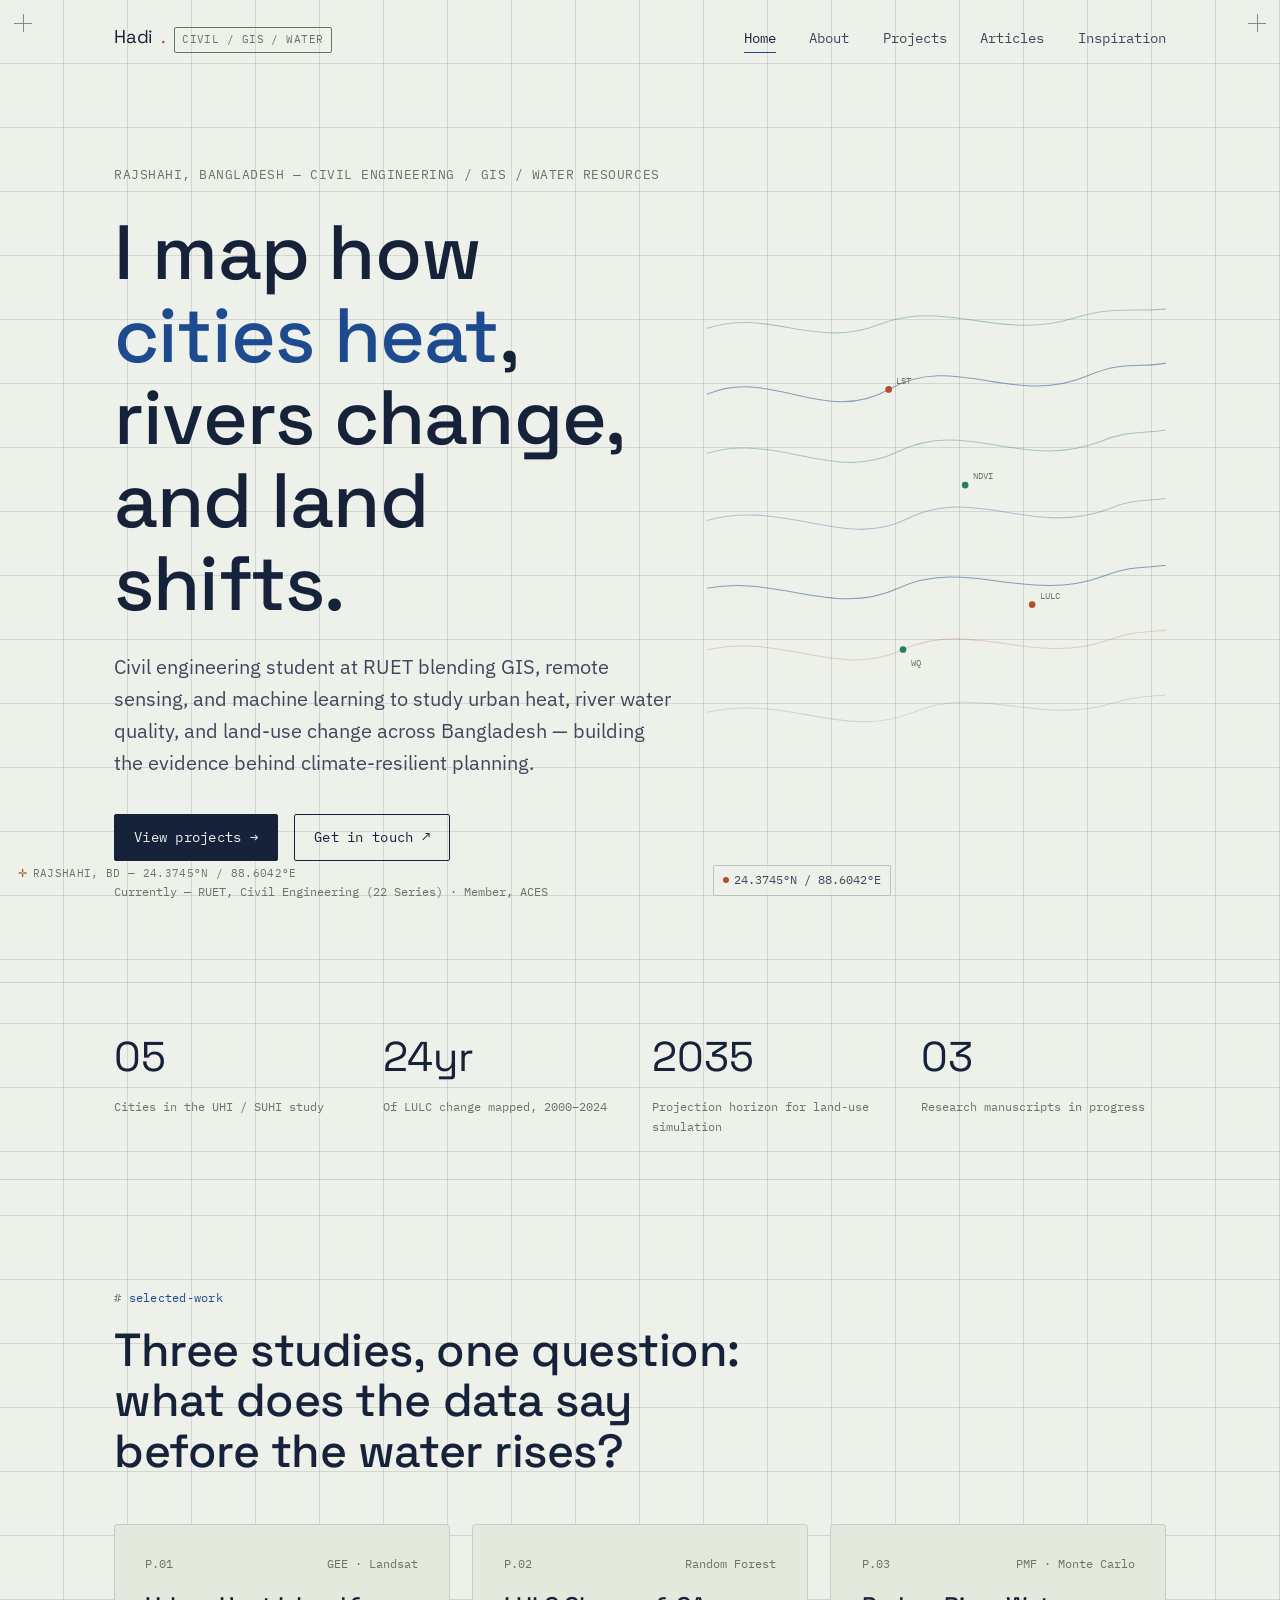
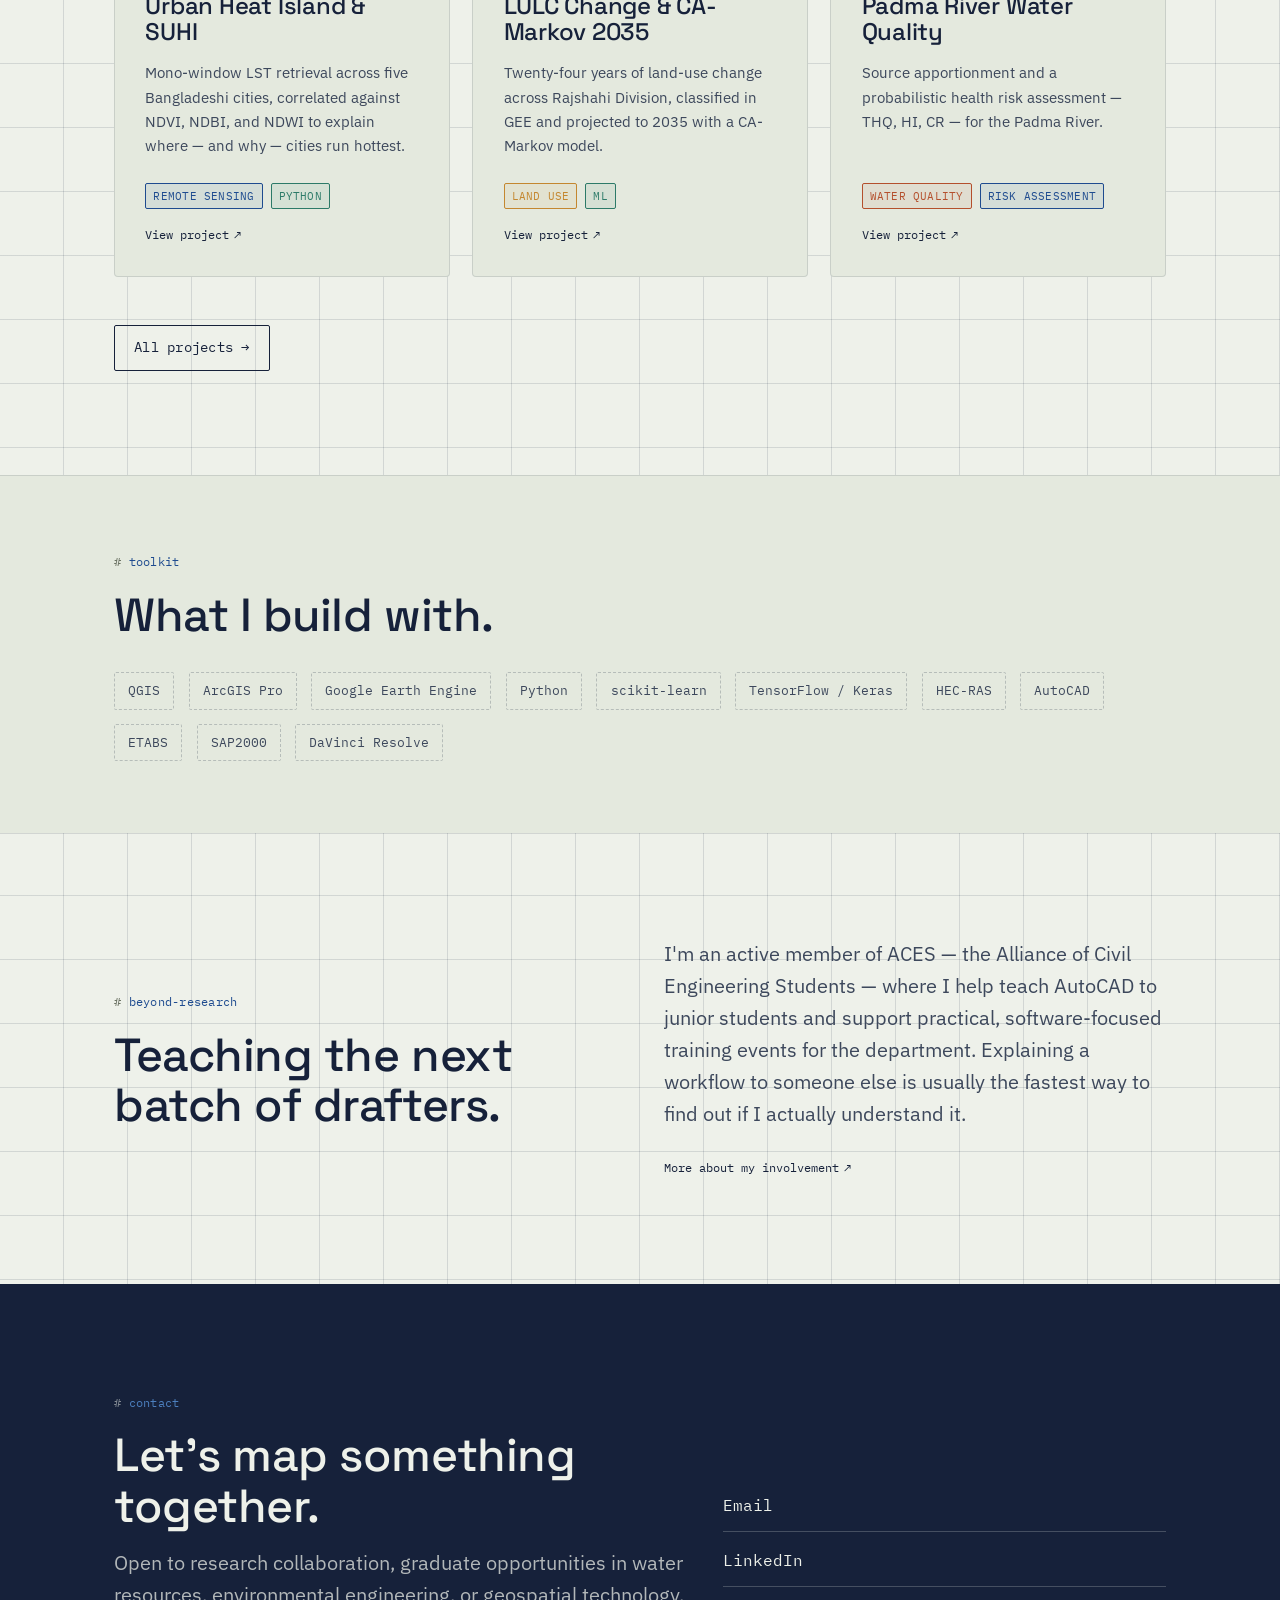
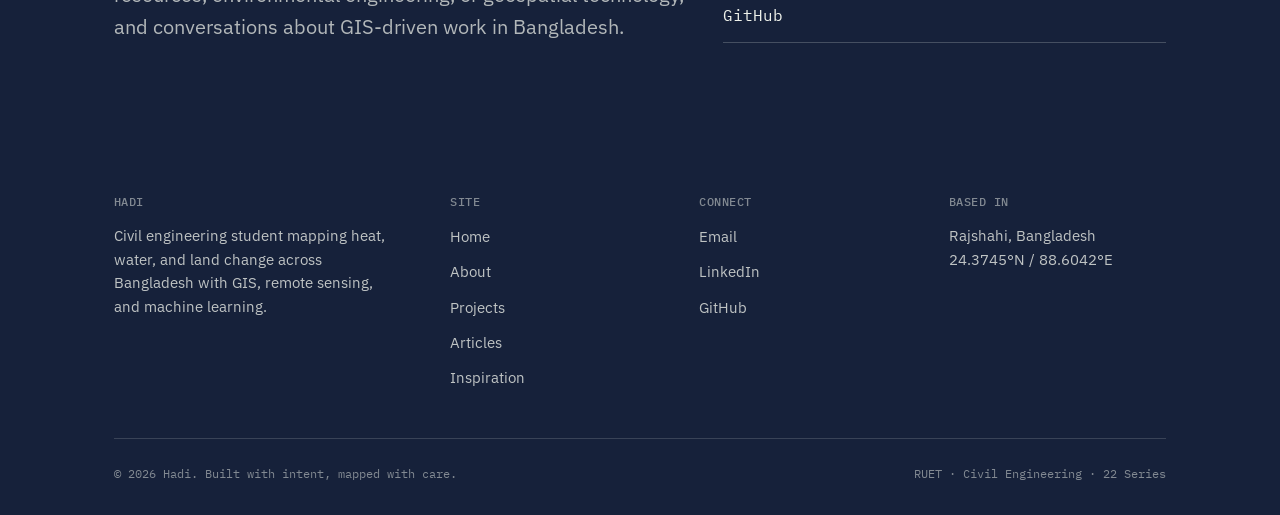
<file: index.html>
<!DOCTYPE html>
<html lang="en">
<head>
<meta charset="UTF-8">
<meta name="viewport" content="width=device-width, initial-scale=1.0">
<title>Hadi — Civil Engineering, GIS &amp; Water Resources Research</title>
<meta name="description" content="Hadi is a Civil Engineering student at RUET working across GIS, remote sensing, and machine learning to study urban heat, river water quality, and land-use change in Bangladesh.">
<link rel="preconnect" href="https://fonts.googleapis.com">
<link rel="preconnect" href="https://fonts.gstatic.com" crossorigin>
<link href="https://fonts.googleapis.com/css2?family=IBM+Plex+Mono:wght@400;500&family=IBM+Plex+Sans:wght@400;500;600&family=Space+Grotesk:wght@400;500;600;700&display=swap" rel="stylesheet">
<link rel="stylesheet" href="css/style.css">
</head>
<body>

<nav class="site-nav" aria-label="Primary">
  <div class="wrap">
    <a href="index.html" class="brand">Hadi<span class="dot">.</span><span class="tag">civil / gis / water</span></a>
    <ul class="nav-links" id="navLinks">
      <li><a href="index.html" aria-current="page">Home</a></li>
      <li><a href="about.html">About</a></li>
      <li><a href="projects.html">Projects</a></li>
      <li><a href="articles.html">Articles</a></li>
      <li><a href="inspiration.html">Inspiration</a></li>
    </ul>
    <button class="nav-toggle" aria-label="Toggle menu" aria-expanded="false" aria-controls="navLinks">
      <span></span><span></span><span></span>
    </button>
  </div>
</nav>

<!-- HERO -->
<header class="hero">
  <div class="crop-mark tl"></div>
  <div class="crop-mark tr"></div>
  <div class="wrap hero-grid">
    <div class="hero-copy reveal">
      <span class="location mono">Rajshahi, Bangladesh — Civil Engineering / GIS / Water Resources</span>
      <h1>I map how <em>cities heat</em>, rivers change, and land shifts.</h1>
      <p class="lede">Civil engineering student at RUET blending GIS, remote sensing, and machine learning to study urban heat, river water quality, and land-use change across Bangladesh — building the evidence behind climate-resilient planning.</p>
      <div class="hero-actions">
        <a href="projects.html" class="btn btn-primary">View projects <span class="btn-arrow">→</span></a>
        <a href="mailto:your.email@example.com" class="btn btn-ghost">Get in touch <span class="btn-arrow">↗</span></a>
      </div>
      <p class="hero-coords">Currently — RUET, Civil Engineering (22 Series) · Member, ACES</p>
    </div>
    <div class="hero-art reveal" data-coord-zone>
      <svg class="contour-svg" viewBox="0 0 480 520" xmlns="http://www.w3.org/2000/svg" aria-hidden="true">
        <path class="contour-line l2" d="M-10,50 C60,20 110,70 180,42 C250,15 305,60 385,35 C425,22 455,30 490,25" />
        <path class="contour-line l1" d="M-10,120 C60,80 120,150 190,110 C260,70 320,130 400,95 C440,78 460,90 490,80" />
        <path class="contour-line l2" d="M-10,180 C70,150 130,210 200,175 C270,140 330,195 410,165 C445,150 465,158 490,150" />
        <path class="contour-line l3" d="M-10,250 C80,220 140,280 210,245 C280,210 340,265 420,235 C450,222 470,228 490,222" />
        <path class="contour-line l1" d="M-10,320 C70,300 130,350 200,318 C270,285 335,335 415,305 C448,292 468,298 490,292" />
        <path class="contour-line l4" d="M-10,385 C75,360 135,415 205,382 C275,350 340,400 420,372 C452,360 470,365 490,360" />
        <path class="contour-line l5" d="M-10,450 C80,425 140,478 215,448 C285,418 345,462 425,438 C455,428 472,432 490,428" />
        <circle class="sample-point" cx="190" cy="110" r="3.5" />
        <circle class="sample-point alt" cx="270" cy="210" r="3.5" />
        <circle class="sample-point" cx="340" cy="335" r="3.5" />
        <circle class="sample-point alt" cx="205" cy="382" r="3.5" />
        <text class="sample-label" x="198" y="104">LST</text>
        <text class="sample-label" x="278" y="204">NDVI</text>
        <text class="sample-label" x="348" y="329">LULC</text>
        <text class="sample-label" x="213" y="399">WQ</text>
      </svg>
      <div class="coord-readout-box mono"><span class="dot"></span><span data-coord-readout>24.3745°N / 88.6042°E</span></div>
    </div>
  </div>
</header>

<!-- STATS -->
<section class="stat-strip">
  <div class="wrap stat-grid">
    <div class="stat-item reveal">
      <div class="num">05</div>
      <div class="label">Cities in the UHI / SUHI study</div>
    </div>
    <div class="stat-item reveal">
      <div class="num">24yr</div>
      <div class="label">Of LULC change mapped, 2000–2024</div>
    </div>
    <div class="stat-item reveal">
      <div class="num">2035</div>
      <div class="label">Projection horizon for land-use simulation</div>
    </div>
    <div class="stat-item reveal">
      <div class="num">03</div>
      <div class="label">Research manuscripts in progress</div>
    </div>
  </div>
</section>

<!-- SELECTED WORK -->
<section class="block">
  <div class="wrap">
    <div class="section-head reveal">
      <span class="eyebrow">selected-work</span>
      <h2>Three studies, one question: what does the data say before the water rises?</h2>
    </div>
    <div class="card-grid">
      <article class="card reveal">
        <div class="card-top"><span>P.01</span><span>GEE · Landsat</span></div>
        <h3>Urban Heat Island &amp; SUHI</h3>
        <p>Mono-window LST retrieval across five Bangladeshi cities, correlated against NDVI, NDBI, and NDWI to explain where — and why — cities run hottest.</p>
        <div class="tags">
          <span class="tag blue">Remote Sensing</span>
          <span class="tag teal">Python</span>
        </div>
        <a href="projects.html#uhi-suhi" class="card-link">View project <span class="a">↗</span></a>
      </article>
      <article class="card reveal">
        <div class="card-top"><span>P.02</span><span>Random Forest</span></div>
        <h3>LULC Change &amp; CA-Markov 2035</h3>
        <p>Twenty-four years of land-use change across Rajshahi Division, classified in GEE and projected to 2035 with a CA-Markov model.</p>
        <div class="tags">
          <span class="tag amber">Land Use</span>
          <span class="tag teal">ML</span>
        </div>
        <a href="projects.html#lulc-camarkov" class="card-link">View project <span class="a">↗</span></a>
      </article>
      <article class="card reveal">
        <div class="card-top"><span>P.03</span><span>PMF · Monte Carlo</span></div>
        <h3>Padma River Water Quality</h3>
        <p>Source apportionment and a probabilistic health risk assessment — THQ, HI, CR — for the Padma River.</p>
        <div class="tags">
          <span class="tag rust">Water Quality</span>
          <span class="tag blue">Risk Assessment</span>
        </div>
        <a href="projects.html#padma-water-quality" class="card-link">View project <span class="a">↗</span></a>
      </article>
    </div>
    <p class="mt-lg"><a href="projects.html" class="btn btn-ghost">All projects <span class="btn-arrow">→</span></a></p>
  </div>
</section>

<!-- TOOLKIT -->
<section class="block tight bg-alt">
  <div class="wrap">
    <div class="section-head reveal" style="margin-bottom:2rem;">
      <span class="eyebrow">toolkit</span>
      <h2>What I build with.</h2>
    </div>
    <div class="tool-strip reveal">
      <span class="tool-chip">QGIS</span>
      <span class="tool-chip">ArcGIS Pro</span>
      <span class="tool-chip">Google Earth Engine</span>
      <span class="tool-chip">Python</span>
      <span class="tool-chip">scikit-learn</span>
      <span class="tool-chip">TensorFlow / Keras</span>
      <span class="tool-chip">HEC-RAS</span>
      <span class="tool-chip">AutoCAD</span>
      <span class="tool-chip">ETABS</span>
      <span class="tool-chip">SAP2000</span>
      <span class="tool-chip">DaVinci Resolve</span>
    </div>
  </div>
</section>

<!-- ACES / BEYOND RESEARCH -->
<section class="block">
  <div class="wrap split-2 align-c">
    <div class="reveal">
      <span class="eyebrow">beyond-research</span>
      <h2>Teaching the next batch of drafters.</h2>
    </div>
    <div class="reveal">
      <p class="lede">I'm an active member of ACES — the Alliance of Civil Engineering Students — where I help teach AutoCAD to junior students and support practical, software-focused training events for the department. Explaining a workflow to someone else is usually the fastest way to find out if I actually understand it.</p>
      <p class="mt-lg" style="margin-top:1.5rem;"><a href="about.html#involvement" class="card-link">More about my involvement <span class="a">↗</span></a></p>
    </div>
  </div>
</section>

<!-- CONTACT -->
<section class="block bg-ink" id="getintouch">
  <div class="wrap contact-block">
    <div class="reveal">
      <span class="eyebrow">contact</span>
      <h2>Let's map something together.</h2>
      <p class="lede" style="margin-top:1rem;">Open to research collaboration, graduate opportunities in water resources, environmental engineering, or geospatial technology, and conversations about GIS-driven work in Bangladesh.</p>
    </div>
    <div class="contact-links reveal">
        <a href="mailto:mail@mdabdulhadisheikh@gmail.com">Email</a>
        <a href="#">LinkedIn</a>
        <a href="https://github.com/mdabdulhadisheikh2200170">GitHub</a>
    </div>
  </div>
</section>

<footer class="site-footer">
  <div class="wrap">
    <div class="footer-grid">
      <div>
        <h4>Hadi</h4>
        <p style="margin-top:0.6rem; max-width:32ch;">Civil engineering student mapping heat, water, and land change across Bangladesh with GIS, remote sensing, and machine learning.</p>
      </div>
      <div>
        <h4>Site</h4>
        <ul>
          <li><a href="index.html">Home</a></li>
          <li><a href="about.html">About</a></li>
          <li><a href="projects.html">Projects</a></li>
          <li><a href="articles.html">Articles</a></li>
          <li><a href="inspiration.html">Inspiration</a></li>
        </ul>
      </div>
      <div>
        <h4>Connect</h4>
        <ul>
          <li><a href="mailto:mail@mdabdulhadisheikh@gmail.com">Email</a></li>
          <li><a href="#">LinkedIn</a></li>
          <li><a href="https://github.com/mdabdulhadisheikh2200170">GitHub</a></li>
        </ul>
      </div>
      <div>
        <h4>Based in</h4>
        <p>Rajshahi, Bangladesh<br>24.3745°N / 88.6042°E</p>
      </div>
    </div>
    <div class="footer-bottom">
      <span>© <span data-year></span> Hadi. Built with intent, mapped with care.</span>
      <span>RUET · Civil Engineering · 22 Series</span>
    </div>
  </div>
</footer>

<div class="geo-stamp mono"><span class="crosshair">✛</span> RAJSHAHI, BD — 24.3745°N / 88.6042°E</div>

<script src="js/script.js"></script>
</body>
</html>
</file>
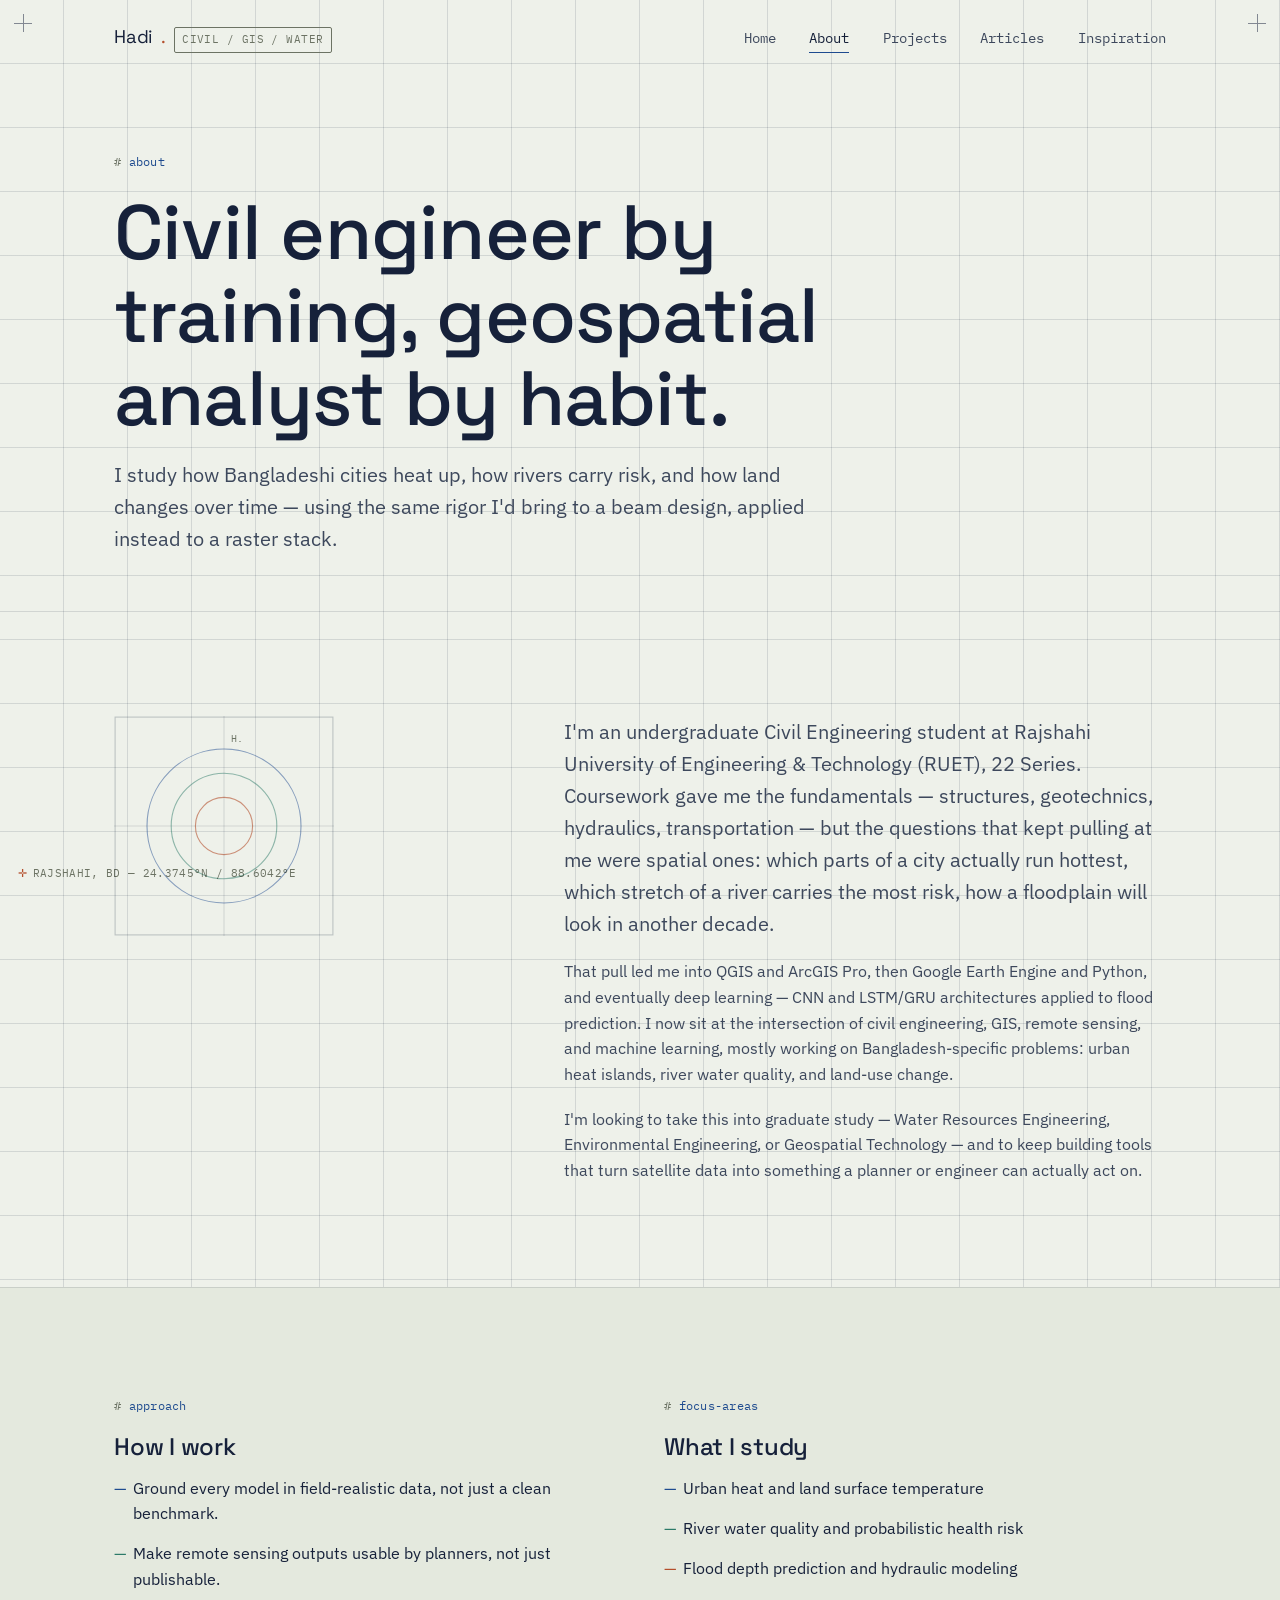
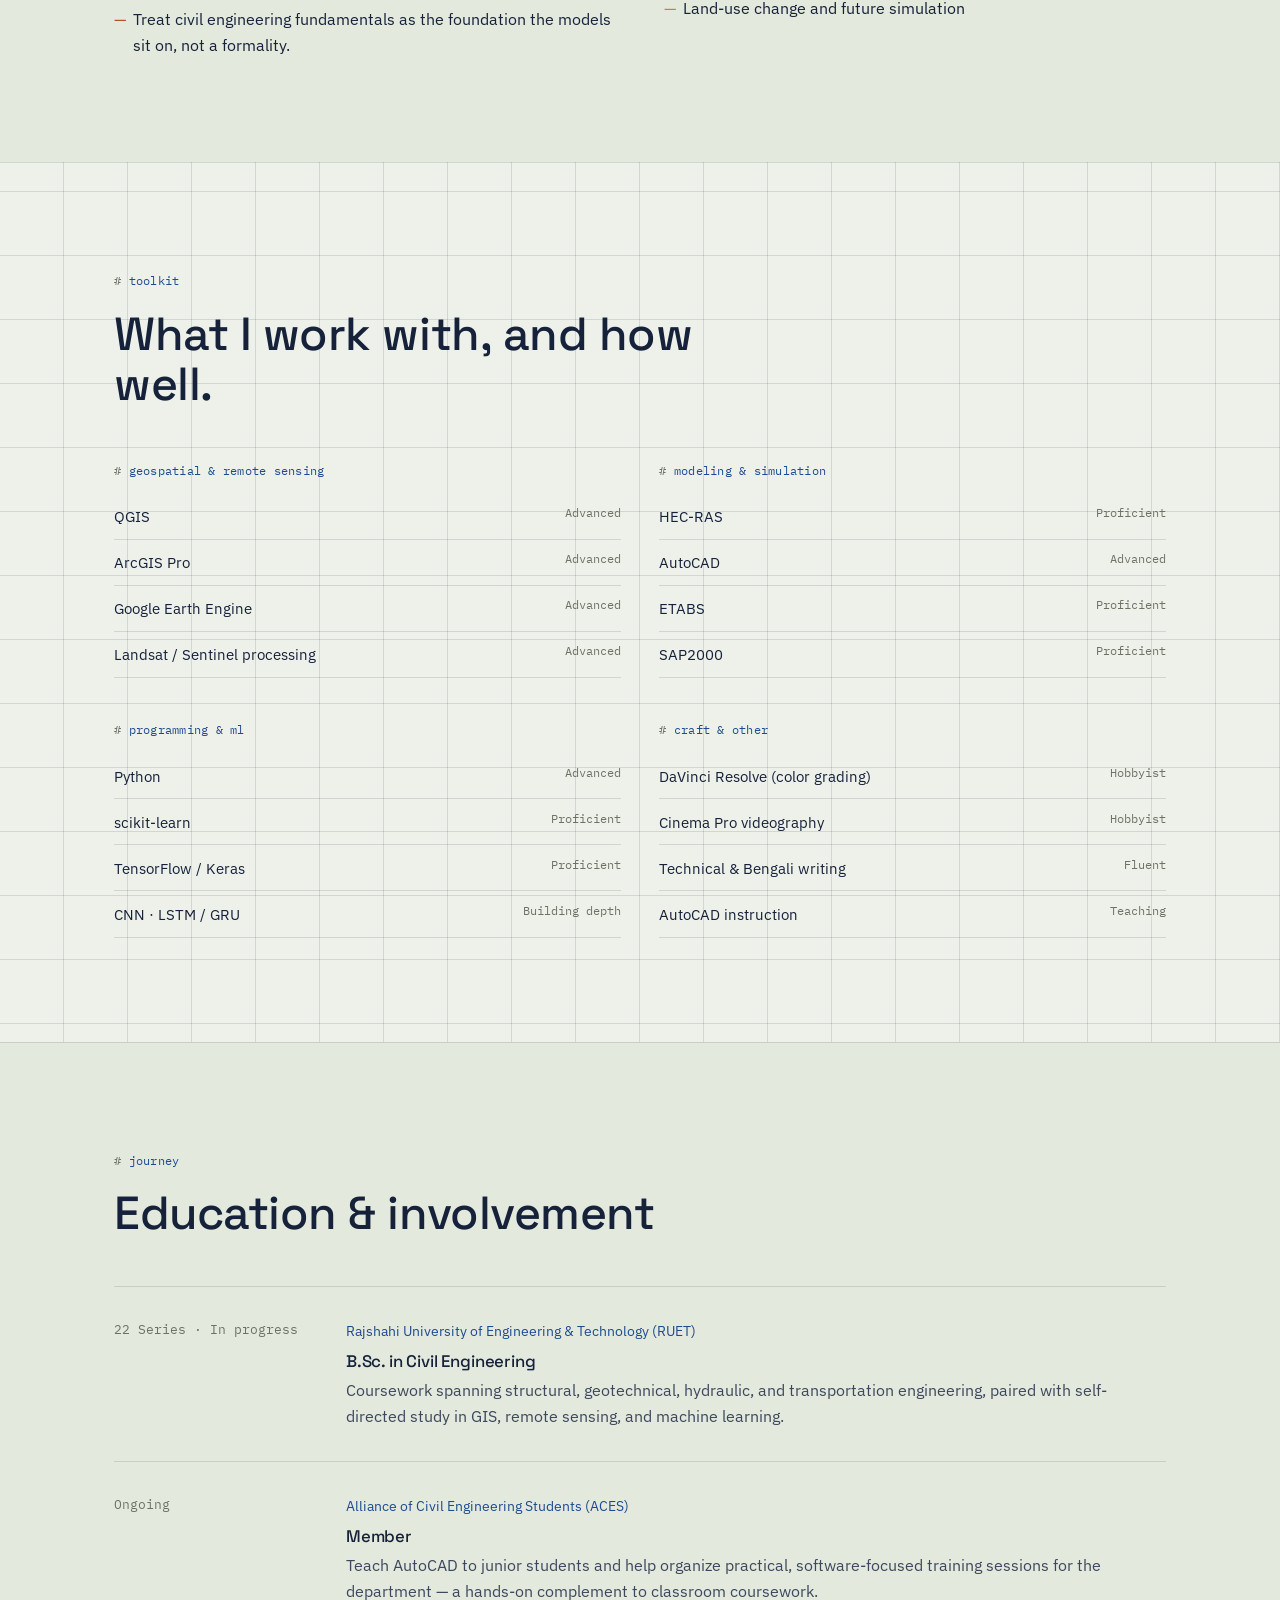
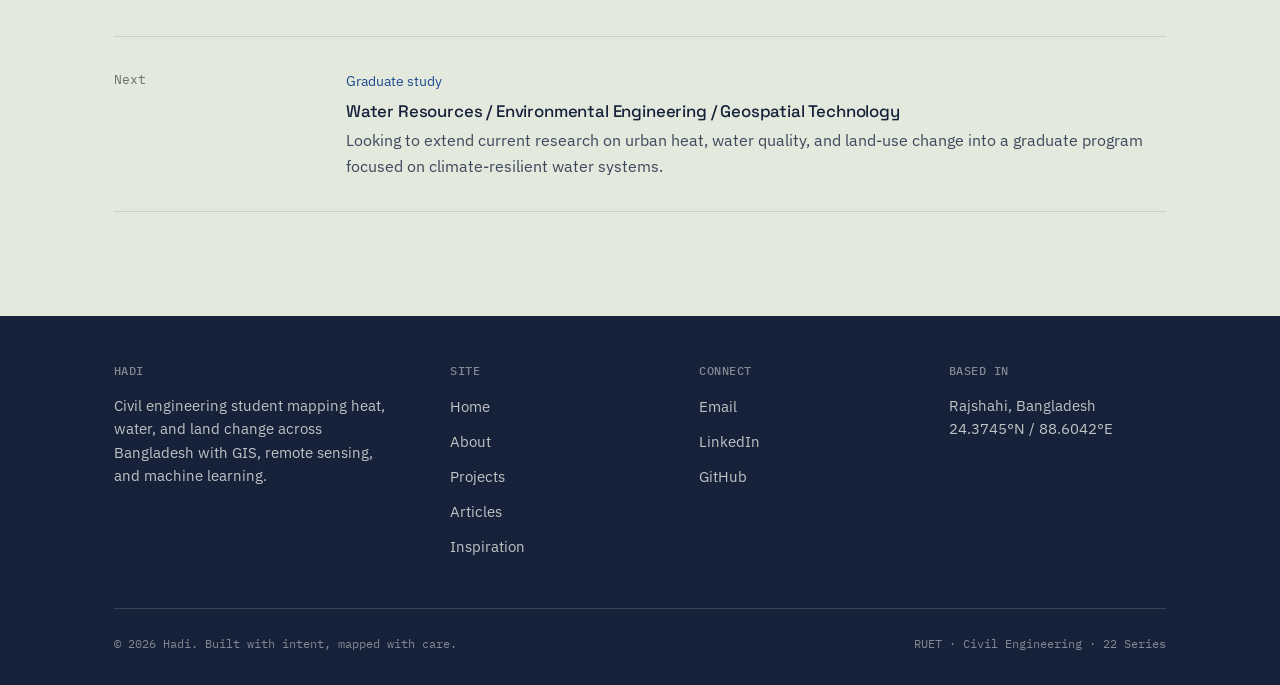
<file: about.html>
<!DOCTYPE html>
<html lang="en">
<head>
<meta charset="UTF-8">
<meta name="viewport" content="width=device-width, initial-scale=1.0">
<title>About — Hadi</title>
<meta name="description" content="Civil engineering student at RUET working across GIS, remote sensing, and machine learning — background, approach, and toolkit.">
<link rel="preconnect" href="https://fonts.googleapis.com">
<link rel="preconnect" href="https://fonts.gstatic.com" crossorigin>
<link href="https://fonts.googleapis.com/css2?family=IBM+Plex+Mono:wght@400;500&family=IBM+Plex+Sans:wght@400;500;600&family=Space+Grotesk:wght@400;500;600;700&display=swap" rel="stylesheet">
<link rel="stylesheet" href="css/style.css">
</head>
<body>

<nav class="site-nav" aria-label="Primary">
  <div class="wrap">
    <a href="index.html" class="brand">Hadi<span class="dot">.</span><span class="tag">civil / gis / water</span></a>
    <ul class="nav-links" id="navLinks">
      <li><a href="index.html">Home</a></li>
      <li><a href="about.html" aria-current="page">About</a></li>
      <li><a href="projects.html">Projects</a></li>
      <li><a href="articles.html">Articles</a></li>
      <li><a href="inspiration.html">Inspiration</a></li>
    </ul>
    <button class="nav-toggle" aria-label="Toggle menu" aria-expanded="false" aria-controls="navLinks">
      <span></span><span></span><span></span>
    </button>
  </div>
</nav>

<header class="page-hero">
  <div class="crop-mark tl"></div>
  <div class="crop-mark tr"></div>
  <div class="wrap">
    <span class="eyebrow reveal">about</span>
    <h1 class="reveal" style="max-width:18ch;">Civil engineer by training, geospatial analyst by habit.</h1>
    <p class="lede reveal">I study how Bangladeshi cities heat up, how rivers carry risk, and how land changes over time — using the same rigor I'd bring to a beam design, applied instead to a raster stack.</p>
  </div>
</header>

<section class="block">
  <div class="wrap split-2 avatar">
    <div class="reveal">
      <svg viewBox="0 0 200 200" width="100%" style="max-width:220px;" aria-hidden="true">
        <rect x="1" y="1" width="198" height="198" fill="none" stroke="var(--paper-line-strong)" stroke-width="1"/>
        <circle cx="100" cy="100" r="70" fill="none" stroke="var(--blueprint)" stroke-width="1" opacity="0.5"/>
        <circle cx="100" cy="100" r="48" fill="none" stroke="var(--teal)" stroke-width="1" opacity="0.5"/>
        <circle cx="100" cy="100" r="26" fill="none" stroke="var(--rust)" stroke-width="1" opacity="0.6"/>
        <line x1="100" y1="0" x2="100" y2="200" stroke="var(--paper-line)" stroke-width="1"/>
        <line x1="0" y1="100" x2="200" y2="100" stroke="var(--paper-line)" stroke-width="1"/>
        <text x="106" y="24" font-family="IBM Plex Mono" font-size="9" fill="var(--muted)">H.</text>
      </svg>
    </div>
    <div class="reveal">
      <p class="lede">I'm an undergraduate Civil Engineering student at Rajshahi University of Engineering &amp; Technology (RUET), 22 Series. Coursework gave me the fundamentals — structures, geotechnics, hydraulics, transportation — but the questions that kept pulling at me were spatial ones: which parts of a city actually run hottest, which stretch of a river carries the most risk, how a floodplain will look in another decade.</p>
      <p style="margin-top:1.2rem;">That pull led me into QGIS and ArcGIS Pro, then Google Earth Engine and Python, and eventually deep learning — CNN and LSTM/GRU architectures applied to flood prediction. I now sit at the intersection of civil engineering, GIS, remote sensing, and machine learning, mostly working on Bangladesh-specific problems: urban heat islands, river water quality, and land-use change.</p>
      <p style="margin-top:1.2rem;">I'm looking to take this into graduate study — Water Resources Engineering, Environmental Engineering, or Geospatial Technology — and to keep building tools that turn satellite data into something a planner or engineer can actually act on.</p>
    </div>
  </div>
</section>

<section class="block bg-alt">
  <div class="wrap split-2">
    <div class="reveal">
      <span class="eyebrow">approach</span>
      <h3 style="margin-bottom:1rem;">How I work</h3>
      <ul style="display:flex; flex-direction:column; gap:0.9rem;">
        <li style="padding-left:1.2rem; position:relative;"><span style="position:absolute; left:0; color:var(--blueprint);">—</span>Ground every model in field-realistic data, not just a clean benchmark.</li>
        <li style="padding-left:1.2rem; position:relative;"><span style="position:absolute; left:0; color:var(--teal);">—</span>Make remote sensing outputs usable by planners, not just publishable.</li>
        <li style="padding-left:1.2rem; position:relative;"><span style="position:absolute; left:0; color:var(--rust);">—</span>Treat civil engineering fundamentals as the foundation the models sit on, not a formality.</li>
      </ul>
    </div>
    <div class="reveal">
      <span class="eyebrow">focus-areas</span>
      <h3 style="margin-bottom:1rem;">What I study</h3>
      <ul style="display:flex; flex-direction:column; gap:0.9rem;">
        <li style="padding-left:1.2rem; position:relative;"><span style="position:absolute; left:0; color:var(--blueprint);">—</span>Urban heat and land surface temperature</li>
        <li style="padding-left:1.2rem; position:relative;"><span style="position:absolute; left:0; color:var(--teal);">—</span>River water quality and probabilistic health risk</li>
        <li style="padding-left:1.2rem; position:relative;"><span style="position:absolute; left:0; color:var(--rust);">—</span>Flood depth prediction and hydraulic modeling</li>
        <li style="padding-left:1.2rem; position:relative;"><span style="position:absolute; left:0; color:var(--amber);">—</span>Land-use change and future simulation</li>
      </ul>
    </div>
  </div>
</section>

<section class="block">
  <div class="wrap">
    <div class="section-head reveal">
      <span class="eyebrow">toolkit</span>
      <h2>What I work with, and how well.</h2>
    </div>
    <div class="skill-matrix">
      <div class="skill-group reveal">
        <span class="eyebrow">geospatial &amp; remote sensing</span>
        <ul class="skill-list">
          <li><span class="name">QGIS</span><span class="meta">Advanced</span></li>
          <li><span class="name">ArcGIS Pro</span><span class="meta">Advanced</span></li>
          <li><span class="name">Google Earth Engine</span><span class="meta">Advanced</span></li>
          <li><span class="name">Landsat / Sentinel processing</span><span class="meta">Advanced</span></li>
        </ul>
      </div>
      <div class="skill-group reveal">
        <span class="eyebrow">modeling &amp; simulation</span>
        <ul class="skill-list">
          <li><span class="name">HEC-RAS</span><span class="meta">Proficient</span></li>
          <li><span class="name">AutoCAD</span><span class="meta">Advanced</span></li>
          <li><span class="name">ETABS</span><span class="meta">Proficient</span></li>
          <li><span class="name">SAP2000</span><span class="meta">Proficient</span></li>
        </ul>
      </div>
      <div class="skill-group reveal">
        <span class="eyebrow">programming &amp; ml</span>
        <ul class="skill-list">
          <li><span class="name">Python</span><span class="meta">Advanced</span></li>
          <li><span class="name">scikit-learn</span><span class="meta">Proficient</span></li>
          <li><span class="name">TensorFlow / Keras</span><span class="meta">Proficient</span></li>
          <li><span class="name">CNN · LSTM / GRU</span><span class="meta">Building depth</span></li>
        </ul>
      </div>
      <div class="skill-group reveal">
        <span class="eyebrow">craft &amp; other</span>
        <ul class="skill-list">
          <li><span class="name">DaVinci Resolve (color grading)</span><span class="meta">Hobbyist</span></li>
          <li><span class="name">Cinema Pro videography</span><span class="meta">Hobbyist</span></li>
          <li><span class="name">Technical &amp; Bengali writing</span><span class="meta">Fluent</span></li>
          <li><span class="name">AutoCAD instruction</span><span class="meta">Teaching</span></li>
        </ul>
      </div>
    </div>
  </div>
</section>

<section class="block bg-alt" id="involvement">
  <div class="wrap">
    <div class="section-head reveal">
      <span class="eyebrow">journey</span>
      <h2>Education &amp; involvement</h2>
    </div>
    <div class="timeline reveal">
      <div class="timeline-row">
        <div class="when mono">22 Series · In progress</div>
        <div>
          <span class="org">Rajshahi University of Engineering &amp; Technology (RUET)</span>
          <h4>B.Sc. in Civil Engineering</h4>
          <p>Coursework spanning structural, geotechnical, hydraulic, and transportation engineering, paired with self-directed study in GIS, remote sensing, and machine learning.</p>
        </div>
      </div>
      <div class="timeline-row">
        <div class="when mono">Ongoing</div>
        <div>
          <span class="org">Alliance of Civil Engineering Students (ACES)</span>
          <h4>Member</h4>
          <p>Teach AutoCAD to junior students and help organize practical, software-focused training sessions for the department — a hands-on complement to classroom coursework.</p>
        </div>
      </div>
      <div class="timeline-row">
        <div class="when mono">Next</div>
        <div>
          <span class="org">Graduate study</span>
          <h4>Water Resources / Environmental Engineering / Geospatial Technology</h4>
          <p>Looking to extend current research on urban heat, water quality, and land-use change into a graduate program focused on climate-resilient water systems.</p>
        </div>
      </div>
    </div>
  </div>
</section>

<footer class="site-footer">
  <div class="wrap">
    <div class="footer-grid">
      <div>
        <h4>Hadi</h4>
        <p style="margin-top:0.6rem; max-width:32ch;">Civil engineering student mapping heat, water, and land change across Bangladesh with GIS, remote sensing, and machine learning.</p>
      </div>
      <div>
        <h4>Site</h4>
        <ul>
          <li><a href="index.html">Home</a></li>
          <li><a href="about.html">About</a></li>
          <li><a href="projects.html">Projects</a></li>
          <li><a href="articles.html">Articles</a></li>
          <li><a href="inspiration.html">Inspiration</a></li>
        </ul>
      </div>
      <div>
        <h4>Connect</h4>
        <ul>
          <li><a href="mailto:mail@mdabdulhadisheikh@gmail.com">Email</a></li>
          <li><a href="#">LinkedIn</a></li>
          <li><a href="https://github.com/mdabdulhadisheikh2200170">GitHub</a></li>
        </ul>
      </div>
      <div>
        <h4>Based in</h4>
        <p>Rajshahi, Bangladesh<br>24.3745°N / 88.6042°E</p>
      </div>
    </div>
    <div class="footer-bottom">
      <span>© <span data-year></span> Hadi. Built with intent, mapped with care.</span>
      <span>RUET · Civil Engineering · 22 Series</span>
    </div>
  </div>
</footer>

<div class="geo-stamp mono"><span class="crosshair">✛</span> RAJSHAHI, BD — 24.3745°N / 88.6042°E</div>

<script src="js/script.js"></script>
</body>
</html>
</file>
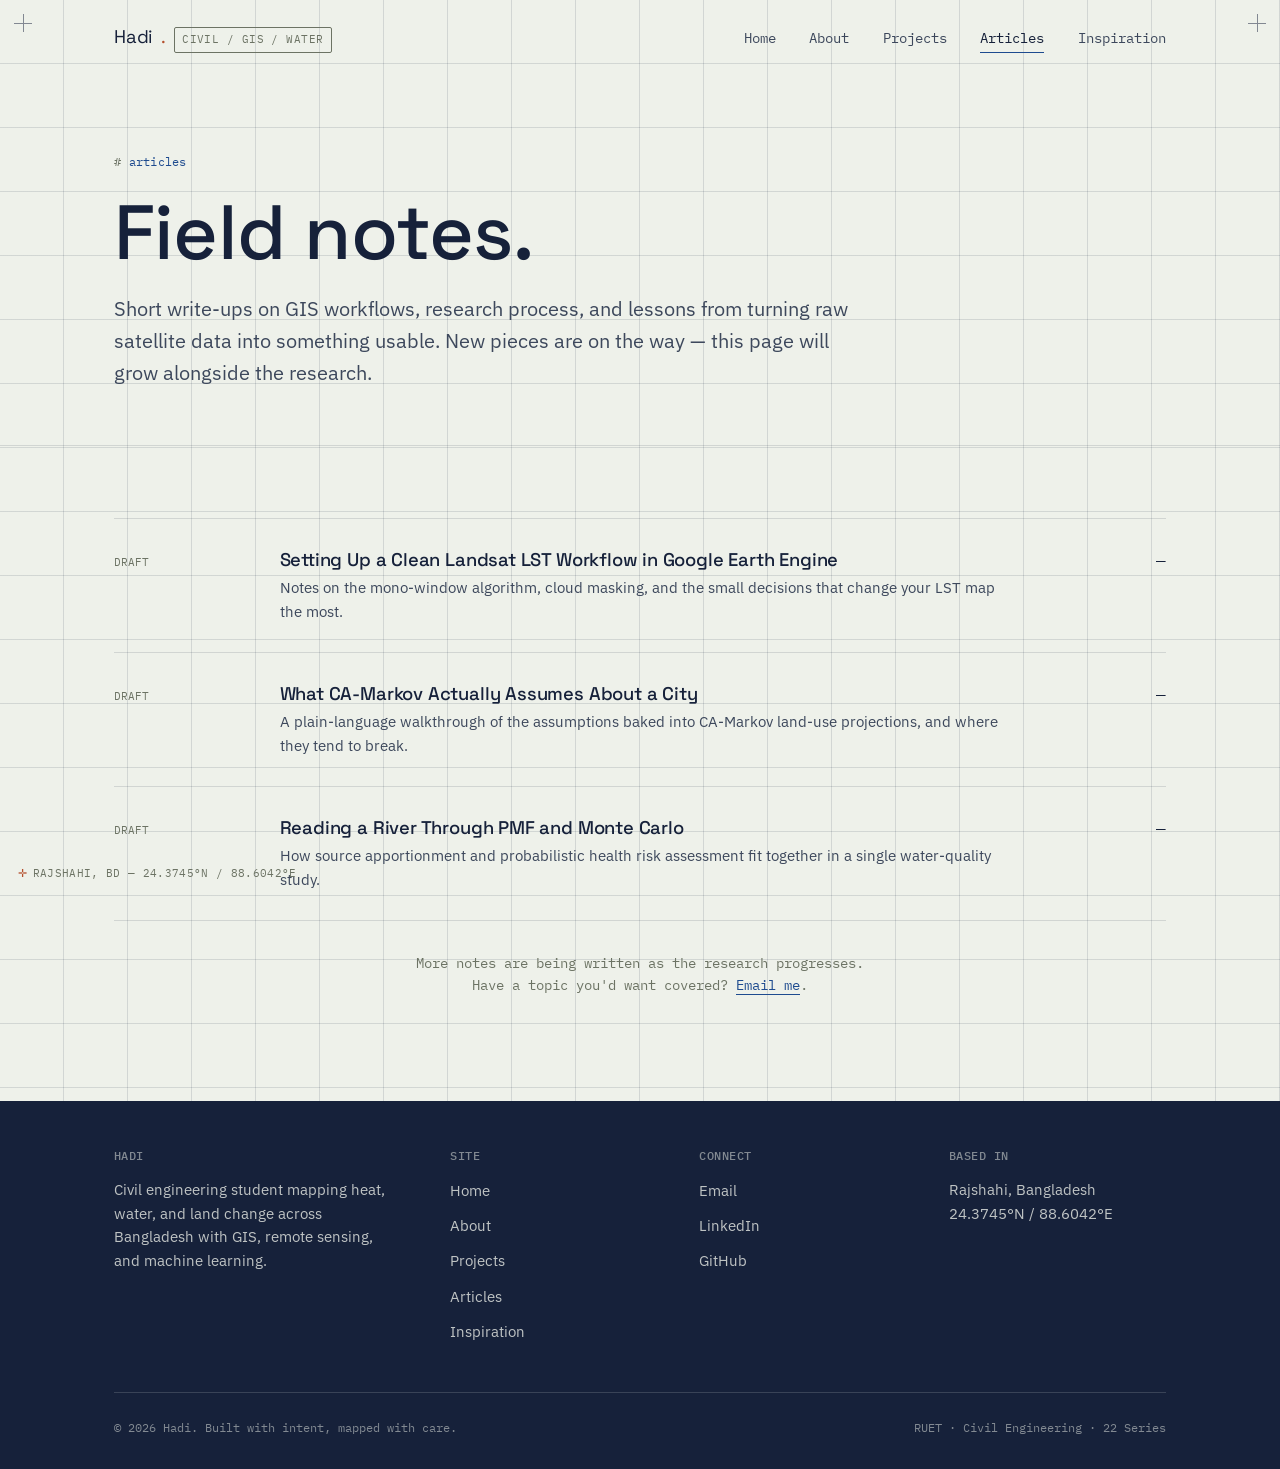
<file: articles.html>
<!DOCTYPE html>
<html lang="en">
<head>
<meta charset="UTF-8">
<meta name="viewport" content="width=device-width, initial-scale=1.0">
<title>Articles — Hadi</title>
<meta name="description" content="Field notes on GIS workflows, research process, and lessons from turning satellite data into usable results.">
<link rel="preconnect" href="https://fonts.googleapis.com">
<link rel="preconnect" href="https://fonts.gstatic.com" crossorigin>
<link href="https://fonts.googleapis.com/css2?family=IBM+Plex+Mono:wght@400;500&family=IBM+Plex+Sans:wght@400;500;600&family=Space+Grotesk:wght@400;500;600;700&display=swap" rel="stylesheet">
<link rel="stylesheet" href="css/style.css">
</head>
<body>

<nav class="site-nav" aria-label="Primary">
  <div class="wrap">
    <a href="index.html" class="brand">Hadi<span class="dot">.</span><span class="tag">civil / gis / water</span></a>
    <ul class="nav-links" id="navLinks">
      <li><a href="index.html">Home</a></li>
      <li><a href="about.html">About</a></li>
      <li><a href="projects.html">Projects</a></li>
      <li><a href="articles.html" aria-current="page">Articles</a></li>
      <li><a href="inspiration.html">Inspiration</a></li>
    </ul>
    <button class="nav-toggle" aria-label="Toggle menu" aria-expanded="false" aria-controls="navLinks">
      <span></span><span></span><span></span>
    </button>
  </div>
</nav>

<header class="page-hero">
  <div class="crop-mark tl"></div>
  <div class="crop-mark tr"></div>
  <div class="wrap">
    <span class="eyebrow reveal">articles</span>
    <h1 class="reveal" style="max-width:18ch;">Field notes.</h1>
    <p class="lede reveal">Short write-ups on GIS workflows, research process, and lessons from turning raw satellite data into something usable. New pieces are on the way — this page will grow alongside the research.</p>
  </div>
</header>

<section class="block tight">
  <div class="wrap">
    <div class="note-list">

      <div class="note-row reveal">
        <span class="status mono">Draft</span>
        <div>
          <h3>Setting Up a Clean Landsat LST Workflow in Google Earth Engine</h3>
          <p>Notes on the mono-window algorithm, cloud masking, and the small decisions that change your LST map the most.</p>
        </div>
        <span class="arrow mono">—</span>
      </div>

      <div class="note-row reveal">
        <span class="status mono">Draft</span>
        <div>
          <h3>What CA-Markov Actually Assumes About a City</h3>
          <p>A plain-language walkthrough of the assumptions baked into CA-Markov land-use projections, and where they tend to break.</p>
        </div>
        <span class="arrow mono">—</span>
      </div>

      <div class="note-row reveal">
        <span class="status mono">Draft</span>
        <div>
          <h3>Reading a River Through PMF and Monte Carlo</h3>
          <p>How source apportionment and probabilistic health risk assessment fit together in a single water-quality study.</p>
        </div>
        <span class="arrow mono">—</span>
      </div>

    </div>

    <p class="center-note">More notes are being written as the research progresses.<br>Have a topic you'd want covered? <a href="mailto:your.email@example.com" style="color:var(--blueprint); border-bottom:1px solid currentColor;">Email me</a>.</p>
  </div>
</section>

<footer class="site-footer">
  <div class="wrap">
    <div class="footer-grid">
      <div>
        <h4>Hadi</h4>
        <p style="margin-top:0.6rem; max-width:32ch;">Civil engineering student mapping heat, water, and land change across Bangladesh with GIS, remote sensing, and machine learning.</p>
      </div>
      <div>
        <h4>Site</h4>
        <ul>
          <li><a href="index.html">Home</a></li>
          <li><a href="about.html">About</a></li>
          <li><a href="projects.html">Projects</a></li>
          <li><a href="articles.html">Articles</a></li>
          <li><a href="inspiration.html">Inspiration</a></li>
        </ul>
      </div>
      <div>
        <h4>Connect</h4>
        <ul>
          <li><a href="mailto:mail@mdabdulhadisheikh@gmail.com">Email</a></li>
          <li><a href="#">LinkedIn</a></li>
          <li><a href="https://github.com/mdabdulhadisheikh2200170">GitHub</a></li>
        </ul>
      </div>
      <div>
        <h4>Based in</h4>
        <p>Rajshahi, Bangladesh<br>24.3745°N / 88.6042°E</p>
      </div>
    </div>
    <div class="footer-bottom">
      <span>© <span data-year></span> Hadi. Built with intent, mapped with care.</span>
      <span>RUET · Civil Engineering · 22 Series</span>
    </div>
  </div>
</footer>

<div class="geo-stamp mono"><span class="crosshair">✛</span> RAJSHAHI, BD — 24.3745°N / 88.6042°E</div>

<script src="js/script.js"></script>
</body>
</html>
</file>
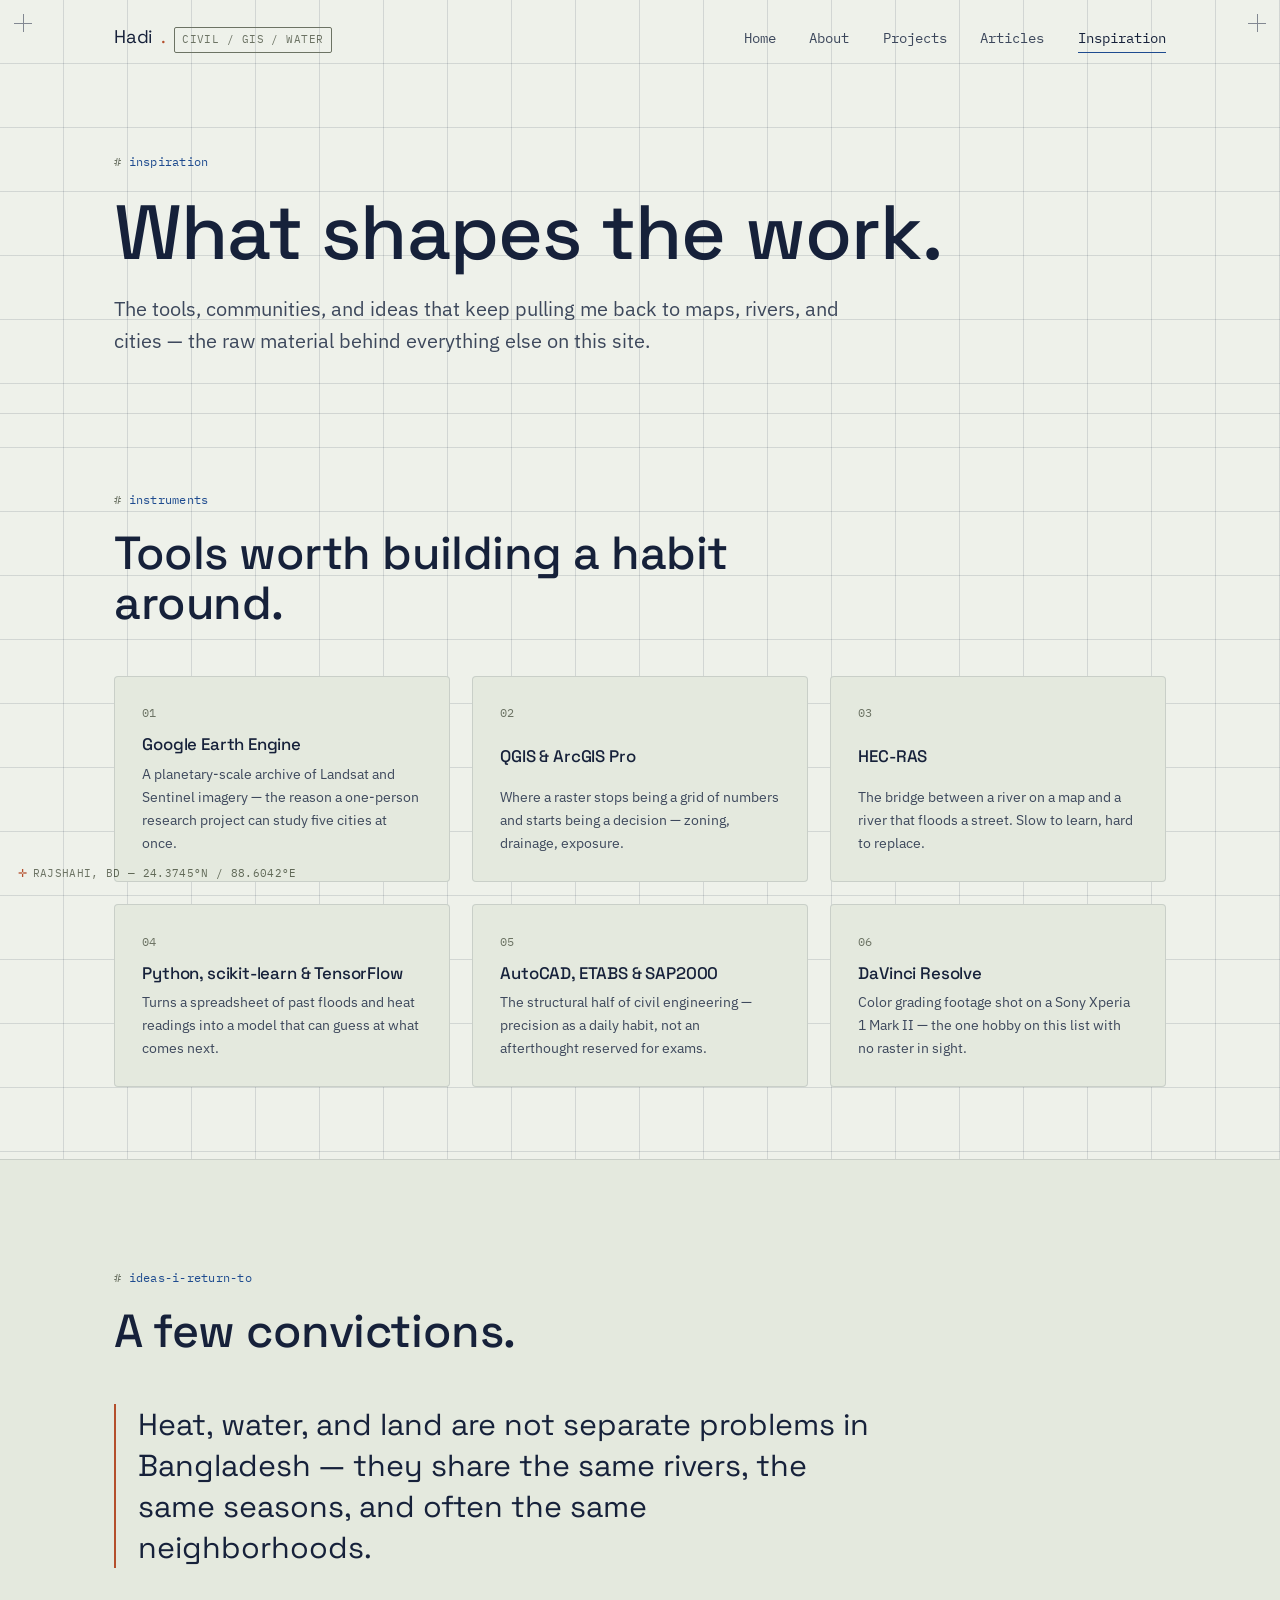
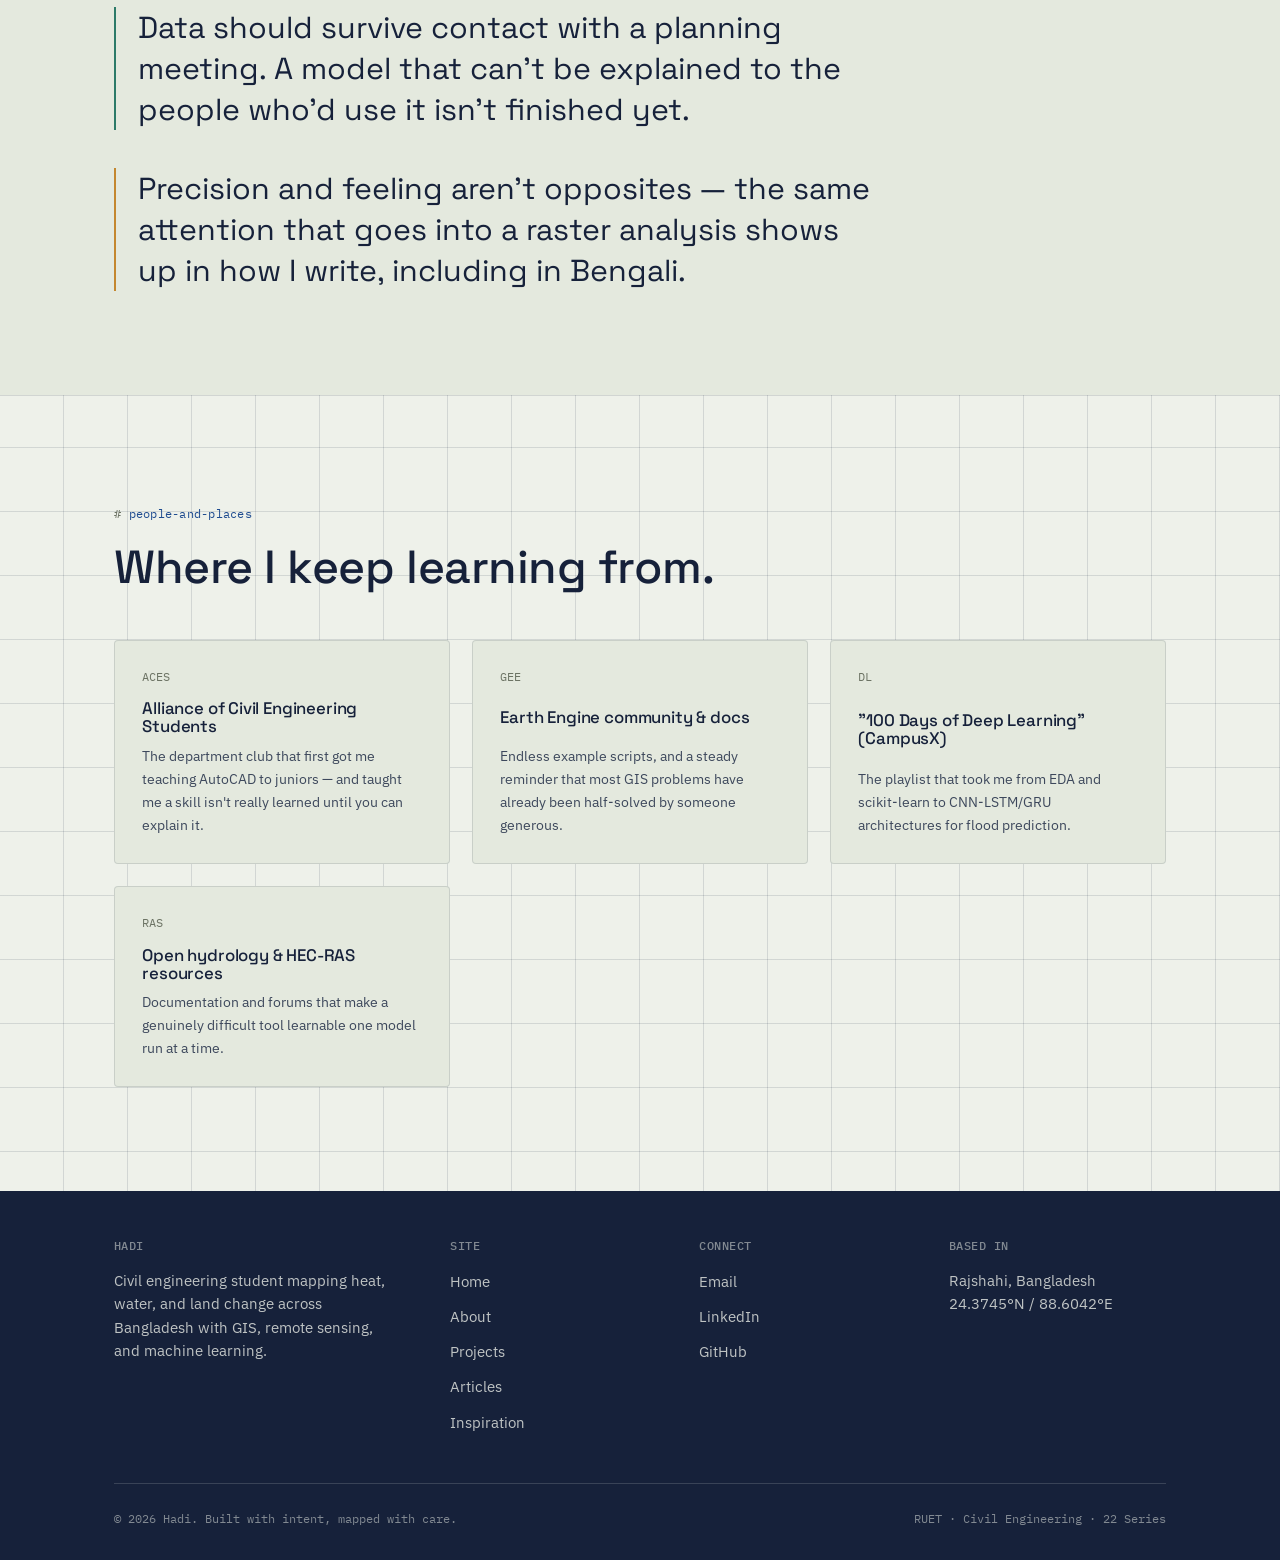
<file: inspiration.html>
<!DOCTYPE html>
<html lang="en">
<head>
<meta charset="UTF-8">
<meta name="viewport" content="width=device-width, initial-scale=1.0">
<title>Inspiration — Hadi</title>
<meta name="description" content="The tools, communities, and ideas behind the research — Google Earth Engine, HEC-RAS, ACES, and the habits that shape the work.">
<link rel="preconnect" href="https://fonts.googleapis.com">
<link rel="preconnect" href="https://fonts.gstatic.com" crossorigin>
<link href="https://fonts.googleapis.com/css2?family=IBM+Plex+Mono:wght@400;500&family=IBM+Plex+Sans:wght@400;500;600&family=Space+Grotesk:wght@400;500;600;700&display=swap" rel="stylesheet">
<link rel="stylesheet" href="css/style.css">
</head>
<body>

<nav class="site-nav" aria-label="Primary">
  <div class="wrap">
    <a href="index.html" class="brand">Hadi<span class="dot">.</span><span class="tag">civil / gis / water</span></a>
    <ul class="nav-links" id="navLinks">
      <li><a href="index.html">Home</a></li>
      <li><a href="about.html">About</a></li>
      <li><a href="projects.html">Projects</a></li>
      <li><a href="articles.html">Articles</a></li>
      <li><a href="inspiration.html" aria-current="page">Inspiration</a></li>
    </ul>
    <button class="nav-toggle" aria-label="Toggle menu" aria-expanded="false" aria-controls="navLinks">
      <span></span><span></span><span></span>
    </button>
  </div>
</nav>

<header class="page-hero">
  <div class="crop-mark tl"></div>
  <div class="crop-mark tr"></div>
  <div class="wrap">
    <span class="eyebrow reveal">inspiration</span>
    <h1 class="reveal" style="max-width:20ch;">What shapes the work.</h1>
    <p class="lede reveal">The tools, communities, and ideas that keep pulling me back to maps, rivers, and cities — the raw material behind everything else on this site.</p>
  </div>
</header>

<section class="block tight">
  <div class="wrap">
    <div class="section-head reveal">
      <span class="eyebrow">instruments</span>
      <h2>Tools worth building a habit around.</h2>
    </div>
    <div class="board-grid">
      <div class="board-card reveal">
        <span class="mark mono">01</span>
        <h4>Google Earth Engine</h4>
        <p>A planetary-scale archive of Landsat and Sentinel imagery — the reason a one-person research project can study five cities at once.</p>
      </div>
      <div class="board-card reveal">
        <span class="mark mono">02</span>
        <h4>QGIS &amp; ArcGIS Pro</h4>
        <p>Where a raster stops being a grid of numbers and starts being a decision — zoning, drainage, exposure.</p>
      </div>
      <div class="board-card reveal">
        <span class="mark mono">03</span>
        <h4>HEC-RAS</h4>
        <p>The bridge between a river on a map and a river that floods a street. Slow to learn, hard to replace.</p>
      </div>
      <div class="board-card reveal">
        <span class="mark mono">04</span>
        <h4>Python, scikit-learn &amp; TensorFlow</h4>
        <p>Turns a spreadsheet of past floods and heat readings into a model that can guess at what comes next.</p>
      </div>
      <div class="board-card reveal">
        <span class="mark mono">05</span>
        <h4>AutoCAD, ETABS &amp; SAP2000</h4>
        <p>The structural half of civil engineering — precision as a daily habit, not an afterthought reserved for exams.</p>
      </div>
      <div class="board-card reveal">
        <span class="mark mono">06</span>
        <h4>DaVinci Resolve</h4>
        <p>Color grading footage shot on a Sony Xperia 1 Mark II — the one hobby on this list with no raster in sight.</p>
      </div>
    </div>
  </div>
</section>

<section class="block bg-alt">
  <div class="wrap">
    <div class="section-head reveal">
      <span class="eyebrow">ideas-i-return-to</span>
      <h2>A few convictions.</h2>
    </div>
    <div style="display:flex; flex-direction:column; gap:2.4rem; max-width:760px;">
      <blockquote class="pull-quote reveal">Heat, water, and land are not separate problems in Bangladesh — they share the same rivers, the same seasons, and often the same neighborhoods.</blockquote>
      <blockquote class="pull-quote reveal" style="border-color:var(--teal);">Data should survive contact with a planning meeting. A model that can't be explained to the people who'd use it isn't finished yet.</blockquote>
      <blockquote class="pull-quote reveal" style="border-color:var(--amber);">Precision and feeling aren't opposites — the same attention that goes into a raster analysis shows up in how I write, including in Bengali.</blockquote>
    </div>
  </div>
</section>

<section class="block">
  <div class="wrap">
    <div class="section-head reveal">
      <span class="eyebrow">people-and-places</span>
      <h2>Where I keep learning from.</h2>
    </div>
    <div class="board-grid">
      <div class="board-card reveal">
        <span class="mark mono">ACES</span>
        <h4>Alliance of Civil Engineering Students</h4>
        <p>The department club that first got me teaching AutoCAD to juniors — and taught me a skill isn't really learned until you can explain it.</p>
      </div>
      <div class="board-card reveal">
        <span class="mark mono">GEE</span>
        <h4>Earth Engine community &amp; docs</h4>
        <p>Endless example scripts, and a steady reminder that most GIS problems have already been half-solved by someone generous.</p>
      </div>
      <div class="board-card reveal">
        <span class="mark mono">DL</span>
        <h4>"100 Days of Deep Learning" (CampusX)</h4>
        <p>The playlist that took me from EDA and scikit-learn to CNN-LSTM/GRU architectures for flood prediction.</p>
      </div>
      <div class="board-card reveal">
        <span class="mark mono">RAS</span>
        <h4>Open hydrology &amp; HEC-RAS resources</h4>
        <p>Documentation and forums that make a genuinely difficult tool learnable one model run at a time.</p>
      </div>
    </div>
  </div>
</section>

<footer class="site-footer">
  <div class="wrap">
    <div class="footer-grid">
      <div>
        <h4>Hadi</h4>
        <p style="margin-top:0.6rem; max-width:32ch;">Civil engineering student mapping heat, water, and land change across Bangladesh with GIS, remote sensing, and machine learning.</p>
      </div>
      <div>
        <h4>Site</h4>
        <ul>
          <li><a href="index.html">Home</a></li>
          <li><a href="about.html">About</a></li>
          <li><a href="projects.html">Projects</a></li>
          <li><a href="articles.html">Articles</a></li>
          <li><a href="inspiration.html">Inspiration</a></li>
        </ul>
      </div>
      <div>
        <h4>Connect</h4>
        <ul>
          <li><a href="mailto:mail@mdabdulhadisheikh@gmail.com">Email</a></li>
          <li><a href="#">LinkedIn</a></li>
          <li><a href="https://github.com/mdabdulhadisheikh2200170">GitHub</a></li>
        </ul>
      </div>
      <div>
        <h4>Based in</h4>
        <p>Rajshahi, Bangladesh<br>24.3745°N / 88.6042°E</p>
      </div>
    </div>
    <div class="footer-bottom">
      <span>© <span data-year></span> Hadi. Built with intent, mapped with care.</span>
      <span>RUET · Civil Engineering · 22 Series</span>
    </div>
  </div>
</footer>

<div class="geo-stamp mono"><span class="crosshair">✛</span> RAJSHAHI, BD — 24.3745°N / 88.6042°E</div>

<script src="js/script.js"></script>
</body>
</html>
</file>
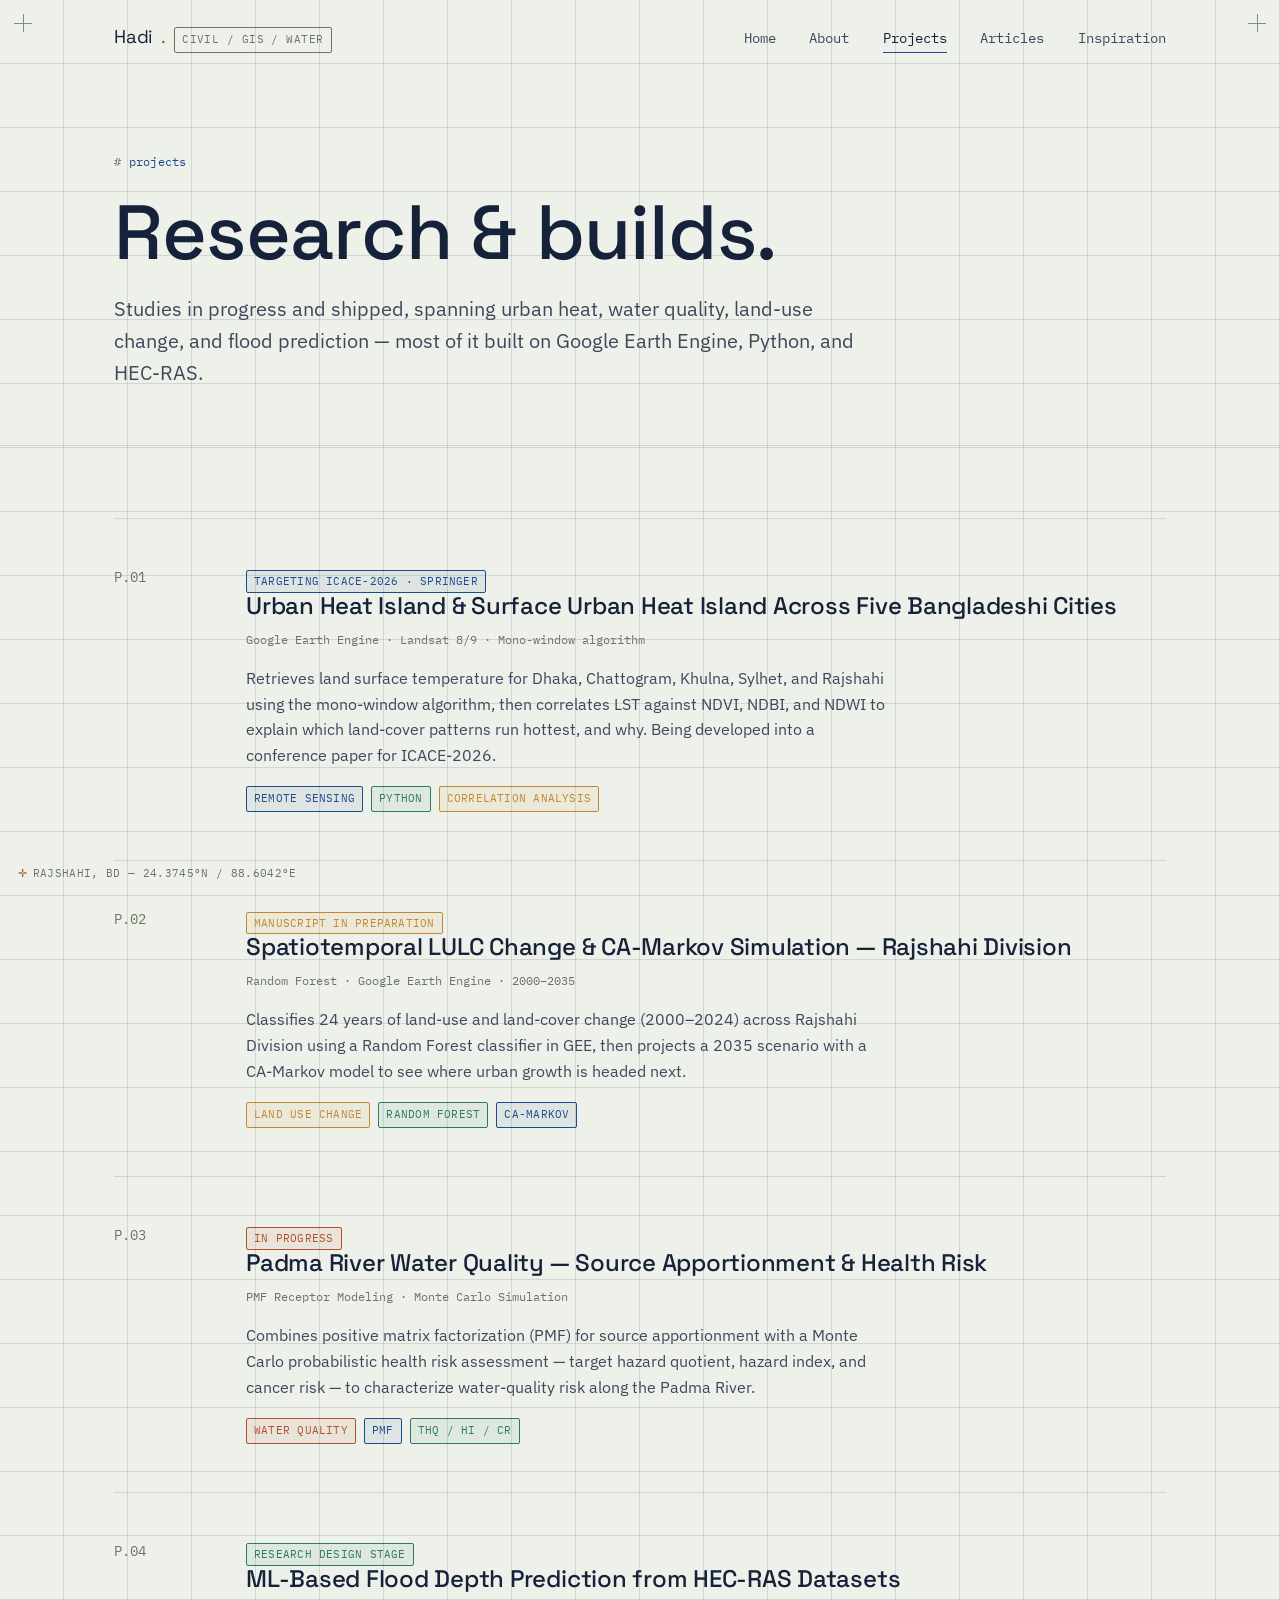
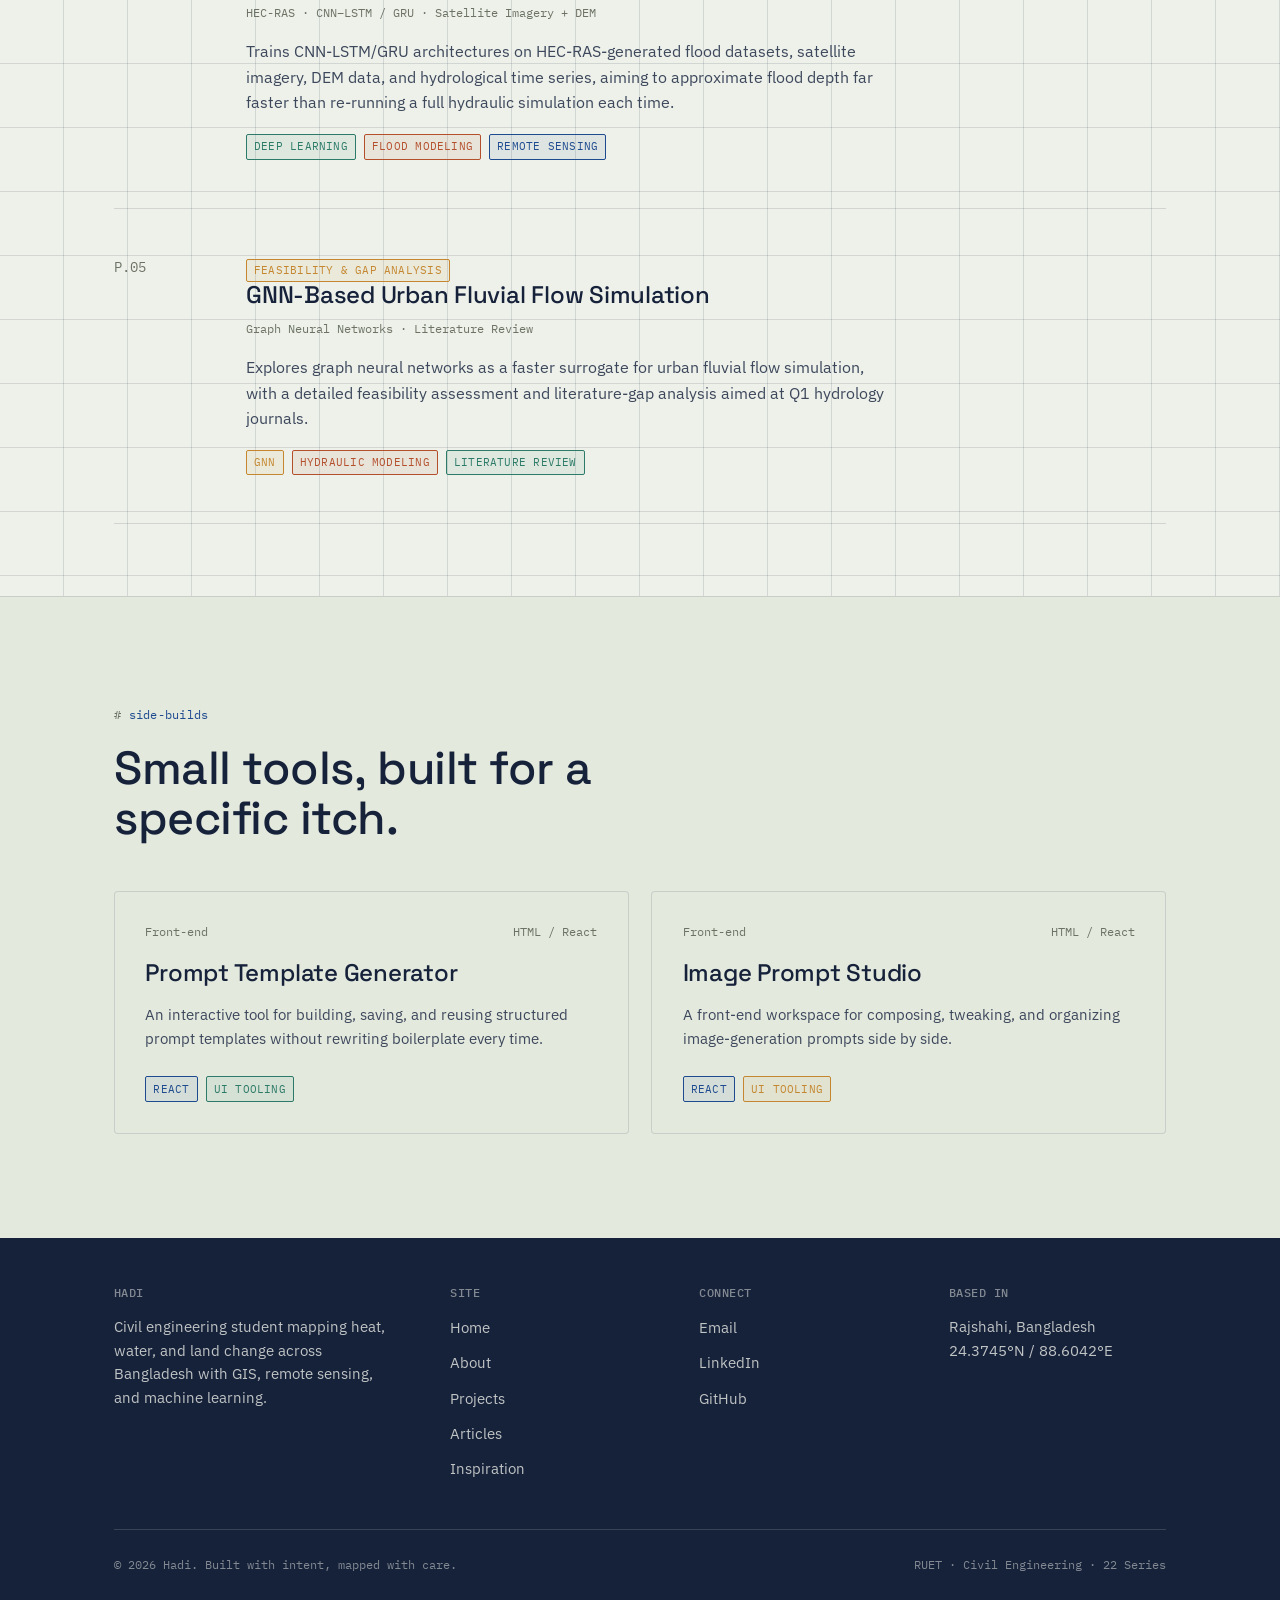
<file: projects.html>
<!DOCTYPE html>
<html lang="en">
<head>
<meta charset="UTF-8">
<meta name="viewport" content="width=device-width, initial-scale=1.0">
<title>Projects — Hadi</title>
<meta name="description" content="Research and builds spanning urban heat islands, land-use change, river water quality, and flood prediction — GIS, remote sensing, and machine learning.">
<link rel="preconnect" href="https://fonts.googleapis.com">
<link rel="preconnect" href="https://fonts.gstatic.com" crossorigin>
<link href="https://fonts.googleapis.com/css2?family=IBM+Plex+Mono:wght@400;500&family=IBM+Plex+Sans:wght@400;500;600&family=Space+Grotesk:wght@400;500;600;700&display=swap" rel="stylesheet">
<link rel="stylesheet" href="css/style.css">
</head>
<body>

<nav class="site-nav" aria-label="Primary">
  <div class="wrap">
    <a href="index.html" class="brand">Hadi<span class="dot">.</span><span class="tag">civil / gis / water</span></a>
    <ul class="nav-links" id="navLinks">
      <li><a href="index.html">Home</a></li>
      <li><a href="about.html">About</a></li>
      <li><a href="projects.html" aria-current="page">Projects</a></li>
      <li><a href="articles.html">Articles</a></li>
      <li><a href="inspiration.html">Inspiration</a></li>
    </ul>
    <button class="nav-toggle" aria-label="Toggle menu" aria-expanded="false" aria-controls="navLinks">
      <span></span><span></span><span></span>
    </button>
  </div>
</nav>

<header class="page-hero">
  <div class="crop-mark tl"></div>
  <div class="crop-mark tr"></div>
  <div class="wrap">
    <span class="eyebrow reveal">projects</span>
    <h1 class="reveal" style="max-width:20ch;">Research &amp; builds.</h1>
    <p class="lede reveal">Studies in progress and shipped, spanning urban heat, water quality, land-use change, and flood prediction — most of it built on Google Earth Engine, Python, and HEC-RAS.</p>
  </div>
</header>

<section class="block tight">
  <div class="wrap">
    <div class="project-list">

      <article class="project-row reveal" id="uhi-suhi">
        <div class="idx">P.01</div>
        <div>
          <span class="tag blue status-tag">Targeting ICACE-2026 · Springer</span>
          <h3>Urban Heat Island &amp; Surface Urban Heat Island Across Five Bangladeshi Cities</h3>
          <span class="meta mono">Google Earth Engine · Landsat 8/9 · Mono-window algorithm</span>
          <p>Retrieves land surface temperature for Dhaka, Chattogram, Khulna, Sylhet, and Rajshahi using the mono-window algorithm, then correlates LST against NDVI, NDBI, and NDWI to explain which land-cover patterns run hottest, and why. Being developed into a conference paper for ICACE-2026.</p>
          <div class="tags">
            <span class="tag blue">Remote Sensing</span>
            <span class="tag teal">Python</span>
            <span class="tag amber">Correlation Analysis</span>
          </div>
        </div>
      </article>

      <article class="project-row reveal" id="lulc-camarkov">
        <div class="idx">P.02</div>
        <div>
          <span class="tag amber status-tag">Manuscript in preparation</span>
          <h3>Spatiotemporal LULC Change &amp; CA-Markov Simulation — Rajshahi Division</h3>
          <span class="meta mono">Random Forest · Google Earth Engine · 2000–2035</span>
          <p>Classifies 24 years of land-use and land-cover change (2000–2024) across Rajshahi Division using a Random Forest classifier in GEE, then projects a 2035 scenario with a CA-Markov model to see where urban growth is headed next.</p>
          <div class="tags">
            <span class="tag amber">Land Use Change</span>
            <span class="tag teal">Random Forest</span>
            <span class="tag blue">CA-Markov</span>
          </div>
        </div>
      </article>

      <article class="project-row reveal" id="padma-water-quality">
        <div class="idx">P.03</div>
        <div>
          <span class="tag rust status-tag">In progress</span>
          <h3>Padma River Water Quality — Source Apportionment &amp; Health Risk</h3>
          <span class="meta mono">PMF Receptor Modeling · Monte Carlo Simulation</span>
          <p>Combines positive matrix factorization (PMF) for source apportionment with a Monte Carlo probabilistic health risk assessment — target hazard quotient, hazard index, and cancer risk — to characterize water-quality risk along the Padma River.</p>
          <div class="tags">
            <span class="tag rust">Water Quality</span>
            <span class="tag blue">PMF</span>
            <span class="tag teal">THQ / HI / CR</span>
          </div>
        </div>
      </article>

      <article class="project-row reveal" id="flood-depth-ml">
        <div class="idx">P.04</div>
        <div>
          <span class="tag teal status-tag">Research design stage</span>
          <h3>ML-Based Flood Depth Prediction from HEC-RAS Datasets</h3>
          <span class="meta mono">HEC-RAS · CNN–LSTM / GRU · Satellite Imagery + DEM</span>
          <p>Trains CNN-LSTM/GRU architectures on HEC-RAS-generated flood datasets, satellite imagery, DEM data, and hydrological time series, aiming to approximate flood depth far faster than re-running a full hydraulic simulation each time.</p>
          <div class="tags">
            <span class="tag teal">Deep Learning</span>
            <span class="tag rust">Flood Modeling</span>
            <span class="tag blue">Remote Sensing</span>
          </div>
        </div>
      </article>

      <article class="project-row reveal" id="gnn-fluvial">
        <div class="idx">P.05</div>
        <div>
          <span class="tag amber status-tag">Feasibility &amp; gap analysis</span>
          <h3>GNN-Based Urban Fluvial Flow Simulation</h3>
          <span class="meta mono">Graph Neural Networks · Literature Review</span>
          <p>Explores graph neural networks as a faster surrogate for urban fluvial flow simulation, with a detailed feasibility assessment and literature-gap analysis aimed at Q1 hydrology journals.</p>
          <div class="tags">
            <span class="tag amber">GNN</span>
            <span class="tag rust">Hydraulic Modeling</span>
            <span class="tag teal">Literature Review</span>
          </div>
        </div>
      </article>

      

    </div>
  </div>
</section>

<section class="block bg-alt">
  <div class="wrap">
    <div class="section-head reveal">
      <span class="eyebrow">side-builds</span>
      <h2>Small tools, built for a specific itch.</h2>
    </div>
    <div class="card-grid cols-2">
      <article class="card reveal">
        <div class="card-top"><span>Front-end</span><span>HTML / React</span></div>
        <h3>Prompt Template Generator</h3>
        <p>An interactive tool for building, saving, and reusing structured prompt templates without rewriting boilerplate every time.</p>
        <div class="tags">
          <span class="tag blue">React</span>
          <span class="tag teal">UI Tooling</span>
        </div>
      </article>
      <article class="card reveal">
        <div class="card-top"><span>Front-end</span><span>HTML / React</span></div>
        <h3>Image Prompt Studio</h3>
        <p>A front-end workspace for composing, tweaking, and organizing image-generation prompts side by side.</p>
        <div class="tags">
          <span class="tag blue">React</span>
          <span class="tag amber">UI Tooling</span>
        </div>
      </article>
    </div>
  </div>
</section>

<footer class="site-footer">
  <div class="wrap">
    <div class="footer-grid">
      <div>
        <h4>Hadi</h4>
        <p style="margin-top:0.6rem; max-width:32ch;">Civil engineering student mapping heat, water, and land change across Bangladesh with GIS, remote sensing, and machine learning.</p>
      </div>
      <div>
        <h4>Site</h4>
        <ul>
          <li><a href="index.html">Home</a></li>
          <li><a href="about.html">About</a></li>
          <li><a href="projects.html">Projects</a></li>
          <li><a href="articles.html">Articles</a></li>
          <li><a href="inspiration.html">Inspiration</a></li>
        </ul>
      </div>
      <div>
        <h4>Connect</h4>
        <ul>
          <li><a href="mailto:your.email@example.com">Email</a></li>
          <li><a href="#">LinkedIn</a></li>
          <li><a href="#">GitHub</a></li>
        </ul>
      </div>
      <div>
        <h4>Based in</h4>
        <p>Rajshahi, Bangladesh<br>24.3745°N / 88.6042°E</p>
      </div>
    </div>
    <div class="footer-bottom">
      <span>© <span data-year></span> Hadi. Built with intent, mapped with care.</span>
      <span>RUET · Civil Engineering · 22 Series</span>
    </div>
  </div>
</footer>

<div class="geo-stamp mono"><span class="crosshair">✛</span> RAJSHAHI, BD — 24.3745°N / 88.6042°E</div>

<script src="js/script.js"></script>
</body>
</html>
</file>
<file: css/style.css>
/* ==========================================================================
   Hadi — Portfolio
   Design language: drafting board / topographic survey.
   Tokens defined once below, everything else derives from them.
   ========================================================================== */

:root {
  /* --- Color --- */
  --paper: #EEF1EA;
  --paper-alt: #E4E9DE;
  --paper-line: rgba(22, 33, 58, 0.13);
  --paper-line-strong: rgba(22, 33, 58, 0.22);
  --ink: #16213A;
  --ink-soft: #3D485C;
  --muted: #6C7364;
  --blueprint: #1E4B8F;
  --blueprint-soft: #4C7FBE;
  --teal: #2C7A68;
  --amber: #C4872F;
  --rust: #B44F2C;

  --ink-rgb: 22, 33, 58;
  --blueprint-rgb: 30, 75, 143;
  --teal-rgb: 44, 122, 104;
  --amber-rgb: 196, 135, 47;
  --rust-rgb: 180, 79, 44;

  /* --- Type --- */
  --font-display: 'Space Grotesk', 'Arial Narrow', sans-serif;
  --font-body: 'IBM Plex Sans', 'Segoe UI', sans-serif;
  --font-mono: 'IBM Plex Mono', 'Courier New', monospace;

  /* --- Layout --- */
  --page-max: 1180px;
  --gutter: clamp(20px, 5vw, 64px);
  --radius-sm: 2px;
  --radius-md: 4px;
  --nav-h: 76px;
}

/* ==========================================================================
   Reset
   ========================================================================== */

*, *::before, *::after { box-sizing: border-box; }
html { scroll-behavior: smooth; }

@media (prefers-reduced-motion: reduce) {
  html { scroll-behavior: auto; }
  *, *::before, *::after {
    animation-duration: 0.01ms !important;
    animation-iteration-count: 1 !important;
    transition-duration: 0.01ms !important;
    scroll-behavior: auto !important;
  }
}

body, h1, h2, h3, h4, p, figure, blockquote { margin: 0; }
ul, ol { margin: 0; padding: 0; list-style: none; }
img { max-width: 100%; display: block; }
a { color: inherit; text-decoration: none; }
button { font: inherit; color: inherit; background: none; border: 0; cursor: pointer; }
input, textarea { font: inherit; color: inherit; }

body {
  background: var(--paper);
  color: var(--ink);
  font-family: var(--font-body);
  font-size: 16px;
  line-height: 1.6;
  -webkit-font-smoothing: antialiased;
  background-image:
    linear-gradient(var(--paper-line) 1px, transparent 1px),
    linear-gradient(90deg, var(--paper-line) 1px, transparent 1px);
  background-size: 64px 64px;
  background-position: -1px -1px;
  opacity: 0;
  animation: page-in 0.5s ease forwards;
}

@keyframes page-in { to { opacity: 1; } }

:focus-visible {
  outline: 2px solid var(--blueprint);
  outline-offset: 3px;
}

.wrap {
  max-width: var(--page-max);
  margin-inline: auto;
  padding-inline: var(--gutter);
  position: relative;
}

/* ==========================================================================
   Typography
   ========================================================================== */

h1, h2, h3, h4 {
  font-family: var(--font-display);
  color: var(--ink);
  font-weight: 500;
  letter-spacing: -0.01em;
  line-height: 1.08;
}

h1 { font-size: clamp(2.6rem, 6vw, 5rem); font-weight: 500; }
h2 { font-size: clamp(1.9rem, 4vw, 2.9rem); }
h3 { font-size: clamp(1.25rem, 2.2vw, 1.5rem); }
h4 { font-size: 1.05rem; }

p { color: var(--ink-soft); }
p.lede { font-size: clamp(1.05rem, 2vw, 1.25rem); color: var(--ink-soft); max-width: 62ch; }

.mono { font-family: var(--font-mono); }

.eyebrow {
  font-family: var(--font-mono);
  font-size: 0.78rem;
  letter-spacing: 0.02em;
  text-transform: lowercase;
  color: var(--blueprint);
  display: inline-flex;
  align-items: center;
  gap: 0.6em;
  margin-bottom: 1.1rem;
}
.eyebrow::before { content: "#"; color: var(--muted); }
.eyebrow .n { color: var(--muted); }

.section-head {
  max-width: 640px;
  margin-bottom: 3rem;
}
.section-head p { margin-top: 1rem; }

/* ==========================================================================
   Buttons
   ========================================================================== */

.btn {
  font-family: var(--font-mono);
  font-size: 0.85rem;
  letter-spacing: 0.02em;
  display: inline-flex;
  align-items: center;
  gap: 0.6em;
  padding: 0.85em 1.4em;
  border: 1px solid var(--ink);
  border-radius: var(--radius-sm);
  transition: background 0.2s ease, color 0.2s ease, border-color 0.2s ease, transform 0.2s ease;
  white-space: nowrap;
}
.btn-primary { background: var(--ink); color: var(--paper); }
.btn-primary:hover { background: var(--blueprint); border-color: var(--blueprint); transform: translateY(-2px); }
.btn-ghost { background: transparent; color: var(--ink); }
.btn-ghost:hover { background: var(--ink); color: var(--paper); transform: translateY(-2px); }
.btn-arrow { transition: transform 0.2s ease; }
.btn:hover .btn-arrow { transform: translate(3px, -3px); }

/* ==========================================================================
   Nav
   ========================================================================== */

.site-nav {
  position: fixed;
  top: 0; left: 0; right: 0;
  z-index: 100;
  height: var(--nav-h);
  display: flex;
  align-items: center;
  border-bottom: 1px solid transparent;
  transition: background 0.3s ease, border-color 0.3s ease;
}
.site-nav.is-scrolled {
  background: rgba(238, 241, 234, 0.88);
  backdrop-filter: blur(10px);
  border-bottom-color: var(--paper-line);
}
.site-nav .wrap {
  display: flex;
  align-items: center;
  justify-content: space-between;
  width: 100%;
}
.brand {
  font-family: var(--font-display);
  font-size: 1.15rem;
  letter-spacing: -0.01em;
  display: flex;
  align-items: baseline;
  gap: 0.5rem;
}
.brand .dot { color: var(--rust); }
.brand .tag {
  font-family: var(--font-mono);
  font-size: 0.68rem;
  color: var(--muted);
  letter-spacing: 0.04em;
  text-transform: uppercase;
}
.nav-links {
  display: flex;
  align-items: center;
  gap: 2.1rem;
  font-family: var(--font-mono);
  font-size: 0.86rem;
}
.nav-links a {
  position: relative;
  padding: 0.3rem 0;
  color: var(--ink-soft);
  transition: color 0.2s ease;
}
.nav-links a::after {
  content: "";
  position: absolute;
  left: 0; bottom: -2px;
  width: 100%; height: 1px;
  background: var(--rust);
  transform: scaleX(0);
  transform-origin: left;
  transition: transform 0.25s ease;
}
.nav-links a:hover { color: var(--ink); }
.nav-links a:hover::after { transform: scaleX(1); }
.nav-links a[aria-current="page"] { color: var(--ink); }
.nav-links a[aria-current="page"]::after { transform: scaleX(1); background: var(--blueprint); }

.nav-toggle {
  display: none;
  flex-direction: column;
  gap: 5px;
  padding: 8px;
  z-index: 110;
}
.nav-toggle span {
  width: 22px; height: 1.5px;
  background: var(--ink);
  transition: transform 0.25s ease, opacity 0.25s ease;
}
.nav-toggle[aria-expanded="true"] span:nth-child(1) { transform: translateY(6.5px) rotate(45deg); }
.nav-toggle[aria-expanded="true"] span:nth-child(2) { opacity: 0; }
.nav-toggle[aria-expanded="true"] span:nth-child(3) { transform: translateY(-6.5px) rotate(-45deg); }

@media (max-width: 860px) {
  .nav-toggle { display: flex; }
  .nav-links {
    position: fixed;
    inset: 0;
    background: var(--paper);
    flex-direction: column;
    justify-content: center;
    align-items: flex-start;
    gap: 1.6rem;
    padding: var(--gutter);
    font-size: 1.4rem;
    transform: translateX(100%);
    transition: transform 0.35s ease;
  }
  .nav-links.is-open { transform: translateX(0); }
}

/* ==========================================================================
   Coordinate stamp + crop marks (signature devices)
   ========================================================================== */

.geo-stamp {
  position: fixed;
  bottom: 18px;
  left: 18px;
  z-index: 90;
  font-family: var(--font-mono);
  font-size: 0.68rem;
  color: var(--muted);
  letter-spacing: 0.03em;
  display: flex;
  align-items: center;
  gap: 0.5em;
  pointer-events: none;
  mix-blend-mode: multiply;
}
.geo-stamp .crosshair { color: var(--rust); }
@media (max-width: 700px) { .geo-stamp { display: none; } }

.crop-mark {
  position: absolute;
  width: 18px; height: 18px;
  pointer-events: none;
  opacity: 0.5;
}
.crop-mark::before, .crop-mark::after {
  content: "";
  position: absolute;
  background: var(--ink);
}
.crop-mark::before { width: 100%; height: 1px; top: 50%; }
.crop-mark::after { width: 1px; height: 100%; left: 50%; }
.crop-mark.tl { top: 14px; left: 14px; }
.crop-mark.tr { top: 14px; right: 14px; }
.crop-mark.bl { bottom: 14px; left: 14px; }
.crop-mark.br { bottom: 14px; right: 14px; }

/* ==========================================================================
   Hero
   ========================================================================== */

.hero {
  position: relative;
  padding-top: calc(var(--nav-h) + 5.5rem);
  padding-bottom: 5rem;
  overflow: hidden;
  border-bottom: 1px solid var(--paper-line);
}
.hero-grid {
  display: grid;
  grid-template-columns: 1.1fr 0.9fr;
  gap: 2rem;
  align-items: center;
}
.hero-copy .location {
  font-family: var(--font-mono);
  font-size: 0.82rem;
  color: var(--muted);
  text-transform: uppercase;
  letter-spacing: 0.04em;
  margin-bottom: 1.6rem;
  display: block;
}
.hero h1 { margin-bottom: 1.6rem; }
.hero h1 em {
  font-style: normal;
  color: var(--blueprint);
}
.hero-actions {
  display: flex;
  flex-wrap: wrap;
  gap: 1rem;
  margin-top: 2.2rem;
}
.hero-art { position: relative; height: 100%; min-height: 340px; }
.hero-coords {
  margin-top: 1.4rem;
  font-family: var(--font-mono);
  font-size: 0.72rem;
  color: var(--muted);
}

@media (max-width: 900px) {
  .hero-grid { grid-template-columns: 1fr; }
  .hero-art { min-height: 220px; order: -1; opacity: 0.7; }
}

/* ==========================================================================
   Stat strip
   ========================================================================== */

.stat-strip {
  border-bottom: 1px solid var(--paper-line);
  padding-block: 2.6rem;
}
.stat-grid {
  display: grid;
  grid-template-columns: repeat(4, 1fr);
  gap: 1.5rem;
}
.stat-item .num {
  font-family: var(--font-display);
  font-size: clamp(1.8rem, 3.4vw, 2.6rem);
  color: var(--ink);
}
.stat-item .label {
  font-family: var(--font-mono);
  font-size: 0.78rem;
  color: var(--muted);
  margin-top: 0.4rem;
}
@media (max-width: 760px) {
  .stat-grid { grid-template-columns: repeat(2, 1fr); }
}

/* ==========================================================================
   Section rhythm
   ========================================================================== */

section.block { padding-block: 6.5rem; }
section.block.tight { padding-block: 4.5rem; }
section.block + section.block { border-top: 1px solid var(--paper-line); }
.bg-alt { background: var(--paper-alt); }
.bg-ink { background: var(--ink); color: var(--paper); }
.bg-ink h1, .bg-ink h2, .bg-ink h3, .bg-ink h4 { color: var(--paper); }
.bg-ink p { color: rgba(238,241,234,0.72); }
.bg-ink .eyebrow { color: var(--blueprint-soft); }
.bg-ink .eyebrow::before, .bg-ink .eyebrow .n { color: rgba(238,241,234,0.5); }

/* ==========================================================================
   Cards — work / project
   ========================================================================== */

.card-grid {
  display: grid;
  grid-template-columns: repeat(3, 1fr);
  gap: 1.4rem;
}
.card {
  background: var(--paper-alt);
  border: 1px solid var(--paper-line);
  border-radius: var(--radius-md);
  padding: 1.9rem;
  display: flex;
  flex-direction: column;
  gap: 1rem;
  transition: transform 0.25s ease, border-color 0.25s ease, box-shadow 0.25s ease;
}
.card:hover {
  transform: translateY(-5px);
  border-color: var(--blueprint);
  box-shadow: 0 14px 30px rgba(var(--ink-rgb), 0.08);
}
.card .card-top {
  display: flex;
  justify-content: space-between;
  align-items: flex-start;
  font-family: var(--font-mono);
  font-size: 0.72rem;
  color: var(--muted);
}
.card h3 { margin-top: 0.2rem; }
.card p { font-size: 0.95rem; }
.card .tags {
  display: flex;
  flex-wrap: wrap;
  gap: 0.5rem;
  margin-top: auto;
  padding-top: 0.6rem;
}
.tag {
  font-family: var(--font-mono);
  font-size: 0.68rem;
  letter-spacing: 0.02em;
  text-transform: uppercase;
  padding: 0.3em 0.65em;
  border-radius: var(--radius-sm);
  border: 1px solid currentColor;
}
.tag.teal { color: var(--teal); background: rgba(var(--teal-rgb), 0.08); }
.tag.amber { color: var(--amber); background: rgba(var(--amber-rgb), 0.08); }
.tag.rust { color: var(--rust); background: rgba(var(--rust-rgb), 0.08); }
.tag.blue { color: var(--blueprint); background: rgba(var(--blueprint-rgb), 0.08); }

.card-link {
  font-family: var(--font-mono);
  font-size: 0.78rem;
  display: inline-flex;
  align-items: center;
  gap: 0.4em;
  color: var(--ink);
}
.card-link .a { transition: transform 0.2s ease; }
.card:hover .card-link .a { transform: translate(3px, -3px); }

@media (max-width: 980px) {
  .card-grid { grid-template-columns: repeat(2, 1fr); }
}
@media (max-width: 640px) {
  .card-grid { grid-template-columns: 1fr; }
}

/* ==========================================================================
   Project detail rows (projects page)
   ========================================================================== */

.project-list { border-top: 1px solid var(--paper-line); }
.project-row {
  display: grid;
  grid-template-columns: 100px 1fr;
  gap: 2rem;
  padding-block: 3rem;
  border-bottom: 1px solid var(--paper-line);
}
.project-row .idx {
  font-family: var(--font-mono);
  font-size: 0.85rem;
  color: var(--muted);
}
.project-row .meta {
  font-family: var(--font-mono);
  font-size: 0.78rem;
  color: var(--muted);
  margin-bottom: 1rem;
  display: block;
}
.project-row h3 { margin-bottom: 0.7rem; }
.project-row p { max-width: 64ch; margin-bottom: 1.1rem; }
.project-row .tags { display: flex; flex-wrap: wrap; gap: 0.5rem; }
.status-tag { margin-bottom: 0.9rem; }
@media (max-width: 760px) {
  .project-row { grid-template-columns: 1fr; gap: 0.8rem; }
}

.card-grid.cols-2 { grid-template-columns: repeat(2, 1fr); }
@media (max-width: 700px) { .card-grid.cols-2 { grid-template-columns: 1fr; } }

/* ==========================================================================
   Toolset strip
   ========================================================================== */

.tool-strip {
  display: flex;
  flex-wrap: wrap;
  gap: 0.9rem;
}
.tool-chip {
  font-family: var(--font-mono);
  font-size: 0.82rem;
  padding: 0.55em 1em;
  border: 1px dashed var(--paper-line-strong);
  border-radius: var(--radius-sm);
  color: var(--ink-soft);
}

/* ==========================================================================
   Timeline (education / journey)
   ========================================================================== */

.timeline { border-top: 1px solid var(--paper-line); }
.timeline-row {
  display: grid;
  grid-template-columns: 200px 1fr;
  gap: 2rem;
  padding-block: 2rem;
  border-bottom: 1px solid var(--paper-line);
}
.timeline-row .when {
  font-family: var(--font-mono);
  font-size: 0.82rem;
  color: var(--muted);
}
.timeline-row h4 { margin-bottom: 0.5rem; }
.timeline-row .org { color: var(--blueprint); font-size: 0.9rem; margin-bottom: 0.6rem; display: block; }
@media (max-width: 700px) {
  .timeline-row { grid-template-columns: 1fr; gap: 0.6rem; }
}

/* ==========================================================================
   Skill matrix (about page)
   ========================================================================== */

.skill-matrix {
  display: grid;
  grid-template-columns: repeat(2, 1fr);
  gap: 2.4rem;
}
.skill-group .eyebrow { margin-bottom: 0.8rem; }
.skill-list li {
  display: flex;
  justify-content: space-between;
  gap: 1rem;
  padding-block: 0.65rem;
  border-bottom: 1px solid var(--paper-line);
  font-size: 0.95rem;
}
.skill-list li .name { color: var(--ink); }
.skill-list li .meta {
  font-family: var(--font-mono);
  font-size: 0.72rem;
  color: var(--muted);
  white-space: nowrap;
}
@media (max-width: 760px) {
  .skill-matrix { grid-template-columns: 1fr; }
}

/* ==========================================================================
   Article / notes list
   ========================================================================== */

.note-list { border-top: 1px solid var(--paper-line); }
.note-row {
  display: grid;
  grid-template-columns: 140px 1fr 120px;
  gap: 1.6rem;
  align-items: baseline;
  padding-block: 1.8rem;
  border-bottom: 1px solid var(--paper-line);
  transition: padding-left 0.25s ease;
}
.note-row:hover { padding-left: 0.6rem; }
.note-row .status {
  font-family: var(--font-mono);
  font-size: 0.68rem;
  text-transform: uppercase;
  color: var(--muted);
}
.note-row h3 { font-size: 1.15rem; margin-bottom: 0.4rem; }
.note-row p { font-size: 0.92rem; }
.note-row .arrow {
  justify-self: end;
  font-family: var(--font-mono);
  transition: transform 0.2s ease;
}
.note-row:hover .arrow { transform: translate(3px, -3px); }
@media (max-width: 700px) {
  .note-row { grid-template-columns: 1fr; gap: 0.5rem; }
  .note-row .arrow { justify-self: start; }
}

/* ==========================================================================
   Quote / pull blocks
   ========================================================================== */

.pull-quote {
  font-family: var(--font-display);
  font-size: clamp(1.3rem, 2.6vw, 1.9rem);
  color: var(--ink);
  max-width: 46ch;
  line-height: 1.35;
  position: relative;
  padding-left: 1.4rem;
  border-left: 2px solid var(--rust);
}

/* ==========================================================================
   Inspiration board
   ========================================================================== */

.board-grid {
  display: grid;
  grid-template-columns: repeat(3, 1fr);
  gap: 1.4rem;
}
.board-card {
  border: 1px solid var(--paper-line);
  border-radius: var(--radius-md);
  padding: 1.7rem;
  background: var(--paper-alt);
  min-height: 180px;
  display: flex;
  flex-direction: column;
  justify-content: space-between;
}
.board-card .mark { font-family: var(--font-mono); font-size: 0.72rem; color: var(--muted); }
.board-card h4 { margin-block: 0.8rem 0.5rem; }
.board-card p { font-size: 0.9rem; }
@media (max-width: 980px) { .board-grid { grid-template-columns: repeat(2, 1fr); } }
@media (max-width: 640px) { .board-grid { grid-template-columns: 1fr; } }

/* ==========================================================================
   Contact / footer
   ========================================================================== */

.contact-block {
  display: grid;
  grid-template-columns: 1.3fr 1fr;
  gap: 2rem;
  align-items: end;
}
.contact-links { display: flex; flex-direction: column; gap: 1rem; }
.contact-links a {
  font-family: var(--font-mono);
  font-size: 1rem;
  display: flex;
  justify-content: space-between;
  border-bottom: 1px solid rgba(238,241,234,0.22);
  padding-bottom: 0.8rem;
  transition: opacity 0.2s ease;
}
.contact-links a:hover { opacity: 0.65; }
@media (max-width: 760px) { .contact-block { grid-template-columns: 1fr; } }

.site-footer {
  background: var(--ink);
  color: var(--paper);
  padding-block: 3rem 2rem;
}
.footer-grid {
  display: grid;
  grid-template-columns: 1.4fr repeat(3, 1fr);
  gap: 2rem;
  padding-bottom: 2.4rem;
  border-bottom: 1px solid rgba(238,241,234,0.16);
}
@media (max-width: 780px) {
  .footer-grid { grid-template-columns: 1fr 1fr; gap: 2rem 1.5rem; }
}
@media (max-width: 480px) {
  .footer-grid { grid-template-columns: 1fr; gap: 1.8rem; }
}
.footer-grid h4 {
  color: var(--paper);
  font-family: var(--font-mono);
  font-size: 0.78rem;
  text-transform: uppercase;
  letter-spacing: 0.04em;
  margin-bottom: 1rem;
  color: rgba(238,241,234,0.5);
}
.footer-grid a, .footer-grid p { color: rgba(238,241,234,0.78); font-size: 0.92rem; }
.footer-grid ul li { margin-bottom: 0.6rem; }
.footer-grid ul li a:hover { color: var(--paper); }
.footer-bottom {
  display: flex;
  justify-content: space-between;
  flex-wrap: wrap;
  gap: 0.8rem;
  padding-top: 1.6rem;
  font-family: var(--font-mono);
  font-size: 0.72rem;
  color: rgba(238,241,234,0.5);
}

/* ==========================================================================
   Reveal-on-scroll
   ========================================================================== */

.reveal {
  opacity: 0;
  transform: translateY(18px);
  transition: opacity 0.6s ease, transform 0.6s ease;
}
.reveal.is-visible { opacity: 1; transform: translateY(0); }

/* ==========================================================================
   Page hero (interior pages, shorter)
   ========================================================================== */

.page-hero {
  padding-top: calc(var(--nav-h) + 4.5rem);
  padding-bottom: 3.5rem;
  border-bottom: 1px solid var(--paper-line);
}
.page-hero .eyebrow { margin-bottom: 1.2rem; }
.page-hero p.lede { margin-top: 1.2rem; }

/* ==========================================================================
   Contour illustration + live coordinate readout
   ========================================================================== */

.contour-svg { width: 100%; height: 100%; display: block; }
.contour-line { fill: none; stroke: var(--blueprint); stroke-width: 1.1; }
.contour-line.l1 { opacity: 0.5; }
.contour-line.l2 { opacity: 0.36; stroke: var(--teal); }
.contour-line.l3 { opacity: 0.3; }
.contour-line.l4 { opacity: 0.22; stroke: var(--rust); }
.contour-line.l5 { opacity: 0.16; }
.sample-point { fill: var(--rust); }
.sample-point.alt { fill: var(--teal); }
.sample-label { font-family: var(--font-mono); font-size: 9px; fill: var(--muted); }

.coord-readout-box {
  position: absolute;
  bottom: 6px;
  left: 6px;
  font-family: var(--font-mono);
  font-size: 0.72rem;
  color: var(--ink-soft);
  background: rgba(238, 241, 234, 0.78);
  padding: 0.45em 0.75em;
  border: 1px solid var(--paper-line-strong);
  border-radius: var(--radius-sm);
  display: flex;
  align-items: center;
  gap: 0.5em;
}
.coord-readout-box .dot {
  width: 6px; height: 6px;
  border-radius: 50%;
  background: var(--rust);
  flex: none;
}

/* ==========================================================================
   Split layout (two-column sections that must stack on mobile)
   ========================================================================== */

.split-2 {
  display: grid;
  grid-template-columns: 1fr 1fr;
  gap: 3rem;
}
.split-2.avatar { grid-template-columns: 0.8fr 1.2fr; align-items: start; }
.split-2.align-c { align-items: center; }
@media (max-width: 760px) {
  .split-2, .split-2.avatar { grid-template-columns: 1fr; gap: 2rem; }
}

/* Utility */
.mt-lg { margin-top: 3rem; }
.center-note {
  text-align: center;
  font-family: var(--font-mono);
  font-size: 0.85rem;
  color: var(--muted);
  padding-block: 2rem;
}
</file>
